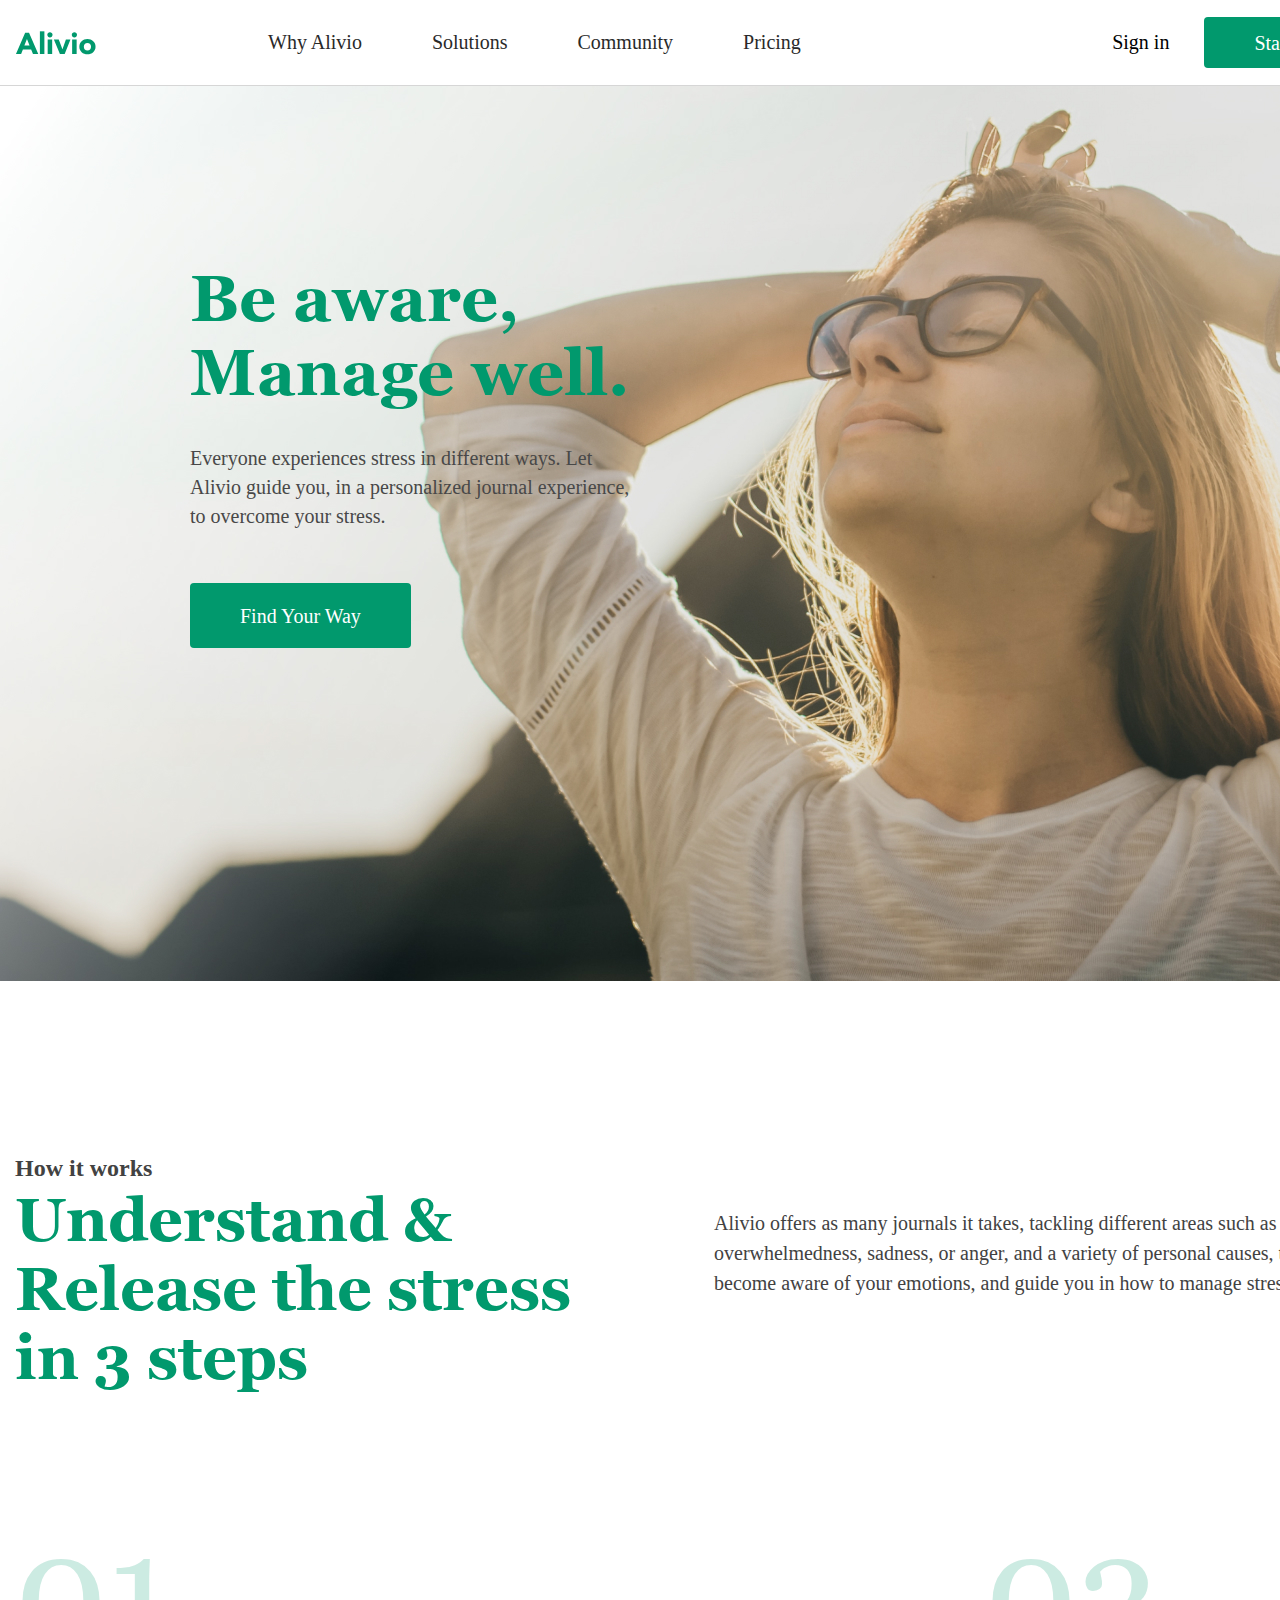
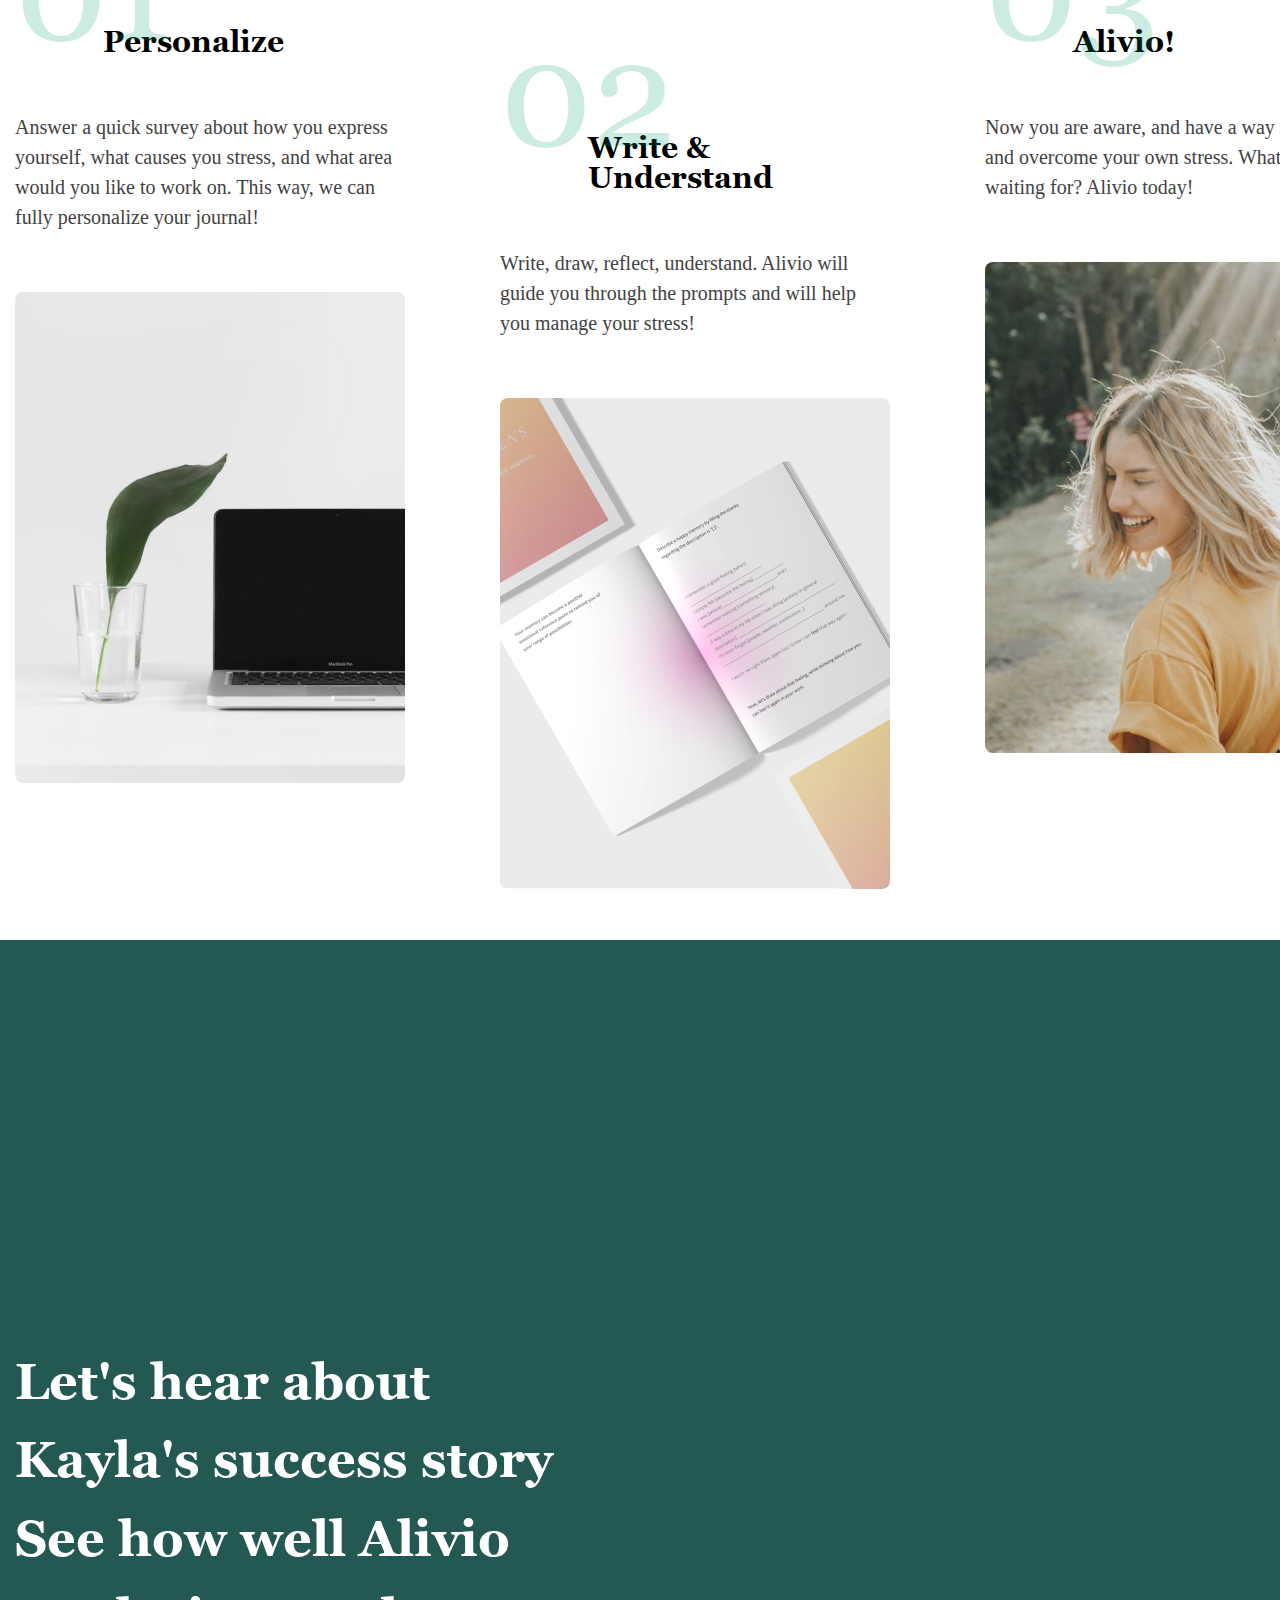
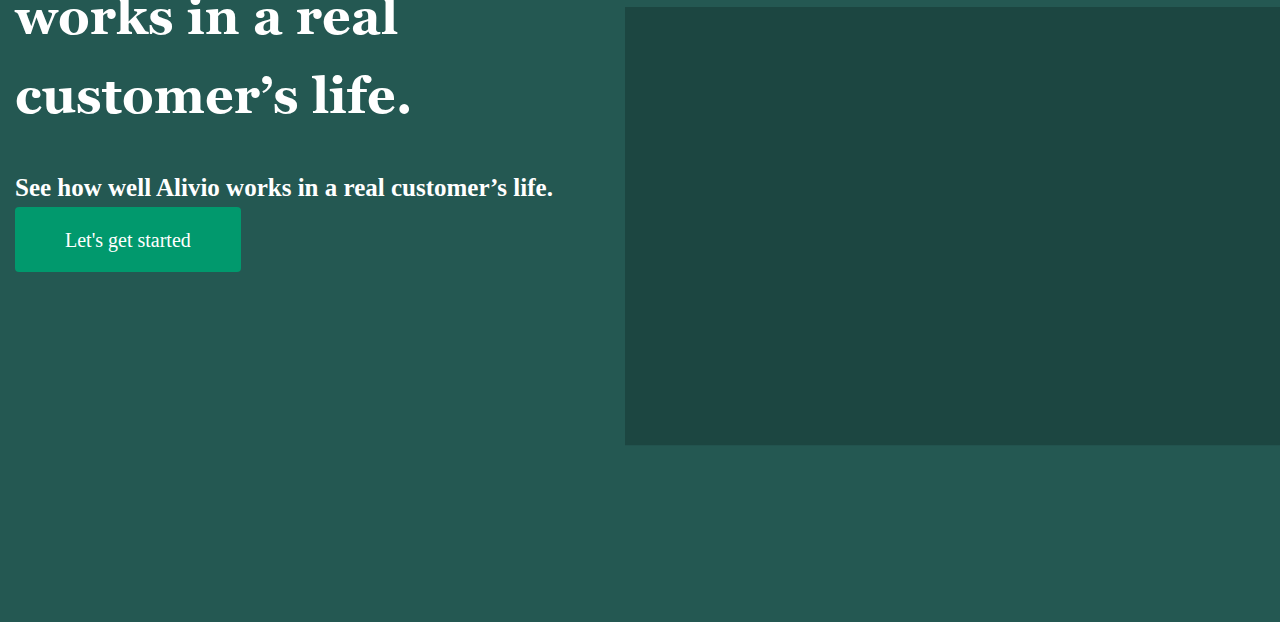
<file: Alivio/index.html>
<!DOCTYPE html>
<html lang="en">

<head>
    <meta charset="UTF-8">
    <meta http-equiv="X-UA-Compatible" content="IE=edge">
    <meta name="viewport" content="width=device-width, initial-scale=1.0">
    <title>Alivio Project</title>
    <!-- Reset file -->
    <link rel="stylesheet" href="./css/reset.css">
    <!-- Blocks -->
    <link rel="stylesheet" href="./css/base.css">
    <link rel="stylesheet" href="./css/blocks/header.css">
    <link rel="stylesheet" href="./css/blocks/home.css">
    <link rel="stylesheet" href="./css/blocks/btn.css">
    <link rel="stylesheet" href="./css/blocks/how-it-works.css">
    <link rel="stylesheet" href="./css/blocks/story.css">

    <!-- *Fonts* -->
    <link rel="stylesheet" href="./css/fonts/Georgia/stylesheet.css">
    <link rel="stylesheet" href="./css/fonts/Lato/stylesheet.css">
</head>

<body>
    <header class="header">
        <div class="container">
            <div class="header-row">
                <div class="header-logo"><img src="./img/Logo.svg" alt="Logo"></div>

                <div class="header-nav">
                    <ul>
                        <li><a href="#">Why Alivio</a></li>
                        <li><a href="#">Solutions</a></li>
                        <li><a href="#">Community</a></li>
                        <li><a href="#">Pricing</a></li>
                    </ul>
                </div>

                <div class="header-login">
                    <a href="#">Sign in</a>
                    <a href="#" class="btn">Start Trial</a>
                </div>
            </div>
        </div>
    </header>

    <main>
        <section class="home">
            <div class="container">
                <div class="home-content">
                    <h1 class="home-heading">Be aware, Manage well.</h1>
                    <p class="home-text">Everyone experiences stress in different ways.
                        Let Alivio guide you, in a personalized journal experience, to overcome your stress.</p>
                    <div class="home-btn">
                        <a href="#" class="btn btn-big">Find Your Way</a>
                    </div>
                </div>

            </div>

            <div class="home-bg-img">
                <img src="./img/home/BG.jpg" alt="Background cover">
            </div>

        </section>

        <section class="how-it-works">

            <div class="container">
                <div class="how-it-works-header">
                    <div class="how-it-works-header-head">
                        <h2 class="how-it-works-title">How it works</h2>
                        <h3 class="how-it-works-subtitle">Understand & Release the stress in 3 steps</h3>
                    </div>
                    <!-- TEXT -->
                    <div class="how-it-works-header-content">
                        <p>Alivio offers as many journals it takes, tackling different areas such as anxiety,
                            overwhelmedness, sadness, or anger, and a variety of personal causes, to help you become
                            aware
                            of your emotions, and guide you in how to manage stress.</p>
                    </div>
                </div>
                <!-- STEPS BLOCK -->
                <div class="how-it-works-steps">
                    <div class="step">
                        <h3 class="step-heading" data-number="01">Personalize</h3>
                        <div class="step-text">
                            <p> Answer a quick survey about how you express yourself, what causes you stress, and
                                what area would you like to work on. This way, we can fully personalize your journal!
                            </p>
                        </div>
                        <div class="step-img-wrapper"><img class="step-img" src="./img/steps/01.jpg" alt="Step Img">
                        </div>
                    </div>
                    <!--step //-->

                    <div class="step">
                        <h3 class="step-heading" data-number="02">Write & Understand</h3>
                        <div class="step-text">
                            <p> Write, draw, reflect, understand. Alivio will guide you through the prompts and will
                                help you manage your stress!
                            </p>
                        </div>
                        <div class="step-img-wrapper"><img class="step-img" src="./img/steps/02.jpg" alt="Step Img">
                        </div>
                    </div>

                    <div class="step">
                        <h3 class="step-heading" data-number="03">Alivio!</h3>
                        <div class="step-text">
                            <p> Now you are aware, and have a way to manage and overcome your own stress.
                                What are you waiting for? Alivio today!
                            </p>
                        </div>
                        <div class="step-img-wrapper"><img class="step-img" src="./img/steps/03.jpg" alt="Step Img">
                        </div>
                    </div>



                </div>

            </div>
        </section>

        <section class="story">
            <div class="container">
                
                <div class="story-row">
                    <div class="story-content">
                      
                        <div class="story-heading">Let's hear about Kayla's success story
                            See how well Alivio works in a real customer’s life.
                         </div>

                        <div class="story-text"> 
                            <p>See how well Alivio works in a real customer’s life.</p> 
                        </div>
                        
                        <div class="story-btn">
                            <a href="#" class="btn btn-big">Let's get started</a>
                        </div>
                    </div>
                    <div class="story-video">
                        <div class="story-video-wrapper">
                            <img src="./img/video-cover.png" alt="" class="story-video">
                        </div>
                    </div>
                </div>
   
            </div>
        </section>
    
    </main>
   
    <footer>

    </footer>
</body>

</html>
</file>
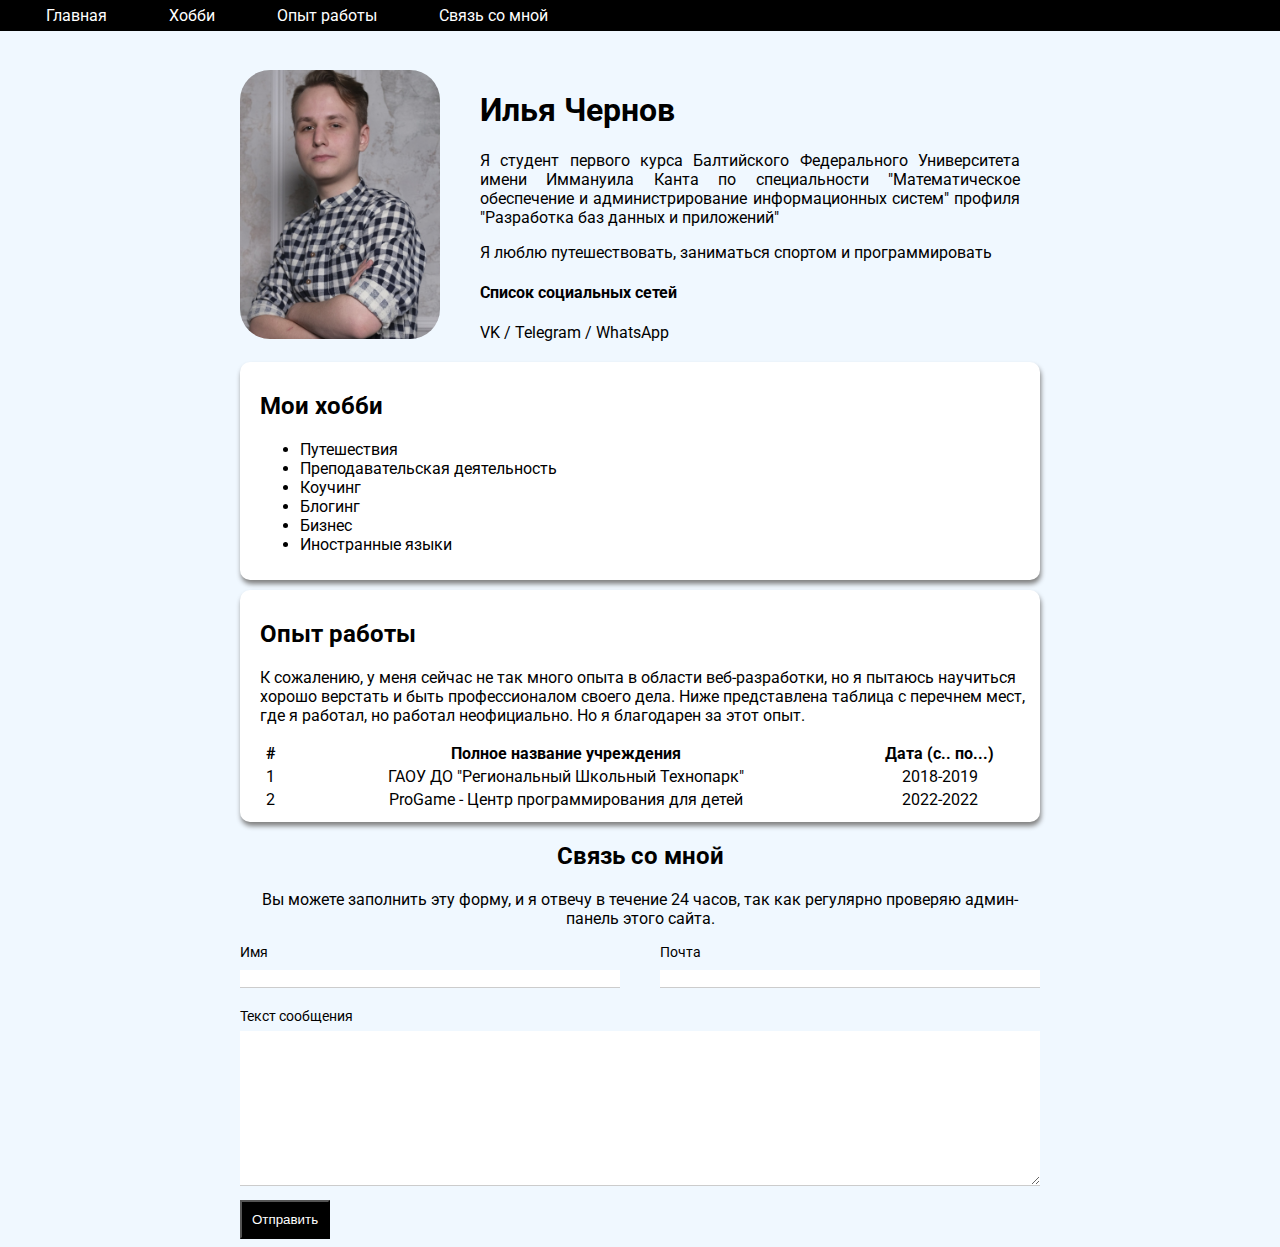
<file: my-project/index.html>
<!DOCTYPE html>
<html lang="en">
<head>
    <meta charset="UTF-8">
    <meta http-equiv="X-UA-Compatible" content="IE=edge">
    <meta name="viewport" content="width=device-width, initial-scale=1.0">
    <link rel="stylesheet" href="style.css">
    <title>CV</title>
</head>
<body>
        <nav class="navbar">
            <ul class="menu">
                <li><a href="#main">Главная</a></li>
                <li><a href="#hobby">Хобби</a></li>
                <li><a href="#work">Опыт работы</a></li>
                <li><a href="#contact">Связь со мной</a></li>
            </ul>
        </nav>

    <div class="container">
        <div id="main" class="info">
            <img src="img/avatar.png" alt="my photo" width="200" class="avatar">
                <div class="info-text">
                    <h1>Илья Чернов</h1>
                    <p  style="text-align: justify;">Я студент первого курса Балтийского Федерального Университета имени Иммануила Канта по специальности "Математическое
                        обеспечение и администрирование информационных систем" профиля "Разработка баз данных и приложений"</p>
                    </p>

                    <p>Я люблю путешествовать, заниматься спортом и программировать</p>

                    <h4>Список социальных сетей</h4>
                    <a href="#">VK</a> / <a href="#">Telegram</a> / <a href="#">WhatsApp</a>
                </div>
            </div>
        <div id="hobby" class="card hobby">
            <h2>Мои хобби</h1>
            <ul>
                <li>Путешествия</li>
                <li>Преподавательская деятельность</li>
                <li>Коучинг</li>
                <li>Блогинг</li>
                <li>Бизнес</li>
                <li>Иностранные языки</li>
            </ul>
        </div>

        <div id="work" class="card">
            <h2>Опыт работы</h1>
                <p>К сожалению, у меня сейчас не так много опыта в области веб-разработки, но я пытаюсь научиться хорошо верстать и быть профессионалом своего дела. Ниже представлена таблица с перечнем мест, где я работал, но работал неофициально. Но я благодарен за этот опыт. </p>
           <table class="table">
            <td><strong>#</strong></td>
            <td><strong>Полное название учреждения</strong></td>
            <td><strong>Дата (с.. по...)</strong></td>
            <tr>
                <td>1</td>
                <td>ГАОУ ДО "Региональный Школьный Технопарк"</td>
                <td>2018-2019</td>
            </tr>
            <tr>
                <td>2</td>
                <td>ProGame - Центр программирования для детей</td>
                <td>2022-2022
                </td>
            </tr>
           </table>
        </div>

        
           
            <form id="contact" action="#" class="form">
                <h2>Связь со мной</h2>
                <p style="text-align: center;">Вы можете заполнить эту форму, и я отвечу в течение 24 часов, так как регулярно проверяю админ-панель этого сайта. </p>
                <div class="form-row">
                <div class="form-item">
                    <label for="name">Имя</label>
                    <input type="text" id="name">
                </div>
                <div class="form-item">
                    <label for="email">Почта</label>
                    <input type="text" id="email">
                </div>
            </div>
                <div class="form-item">
                    <label for="message">Текст сообщения</label>
                    <textarea name="message" id="message" cols="40" rows="10"></textarea>
                </div>

                <button type="submit" class="btn">Отправить</button>
            </form>
     
</div>
</body>
</html>
</file>
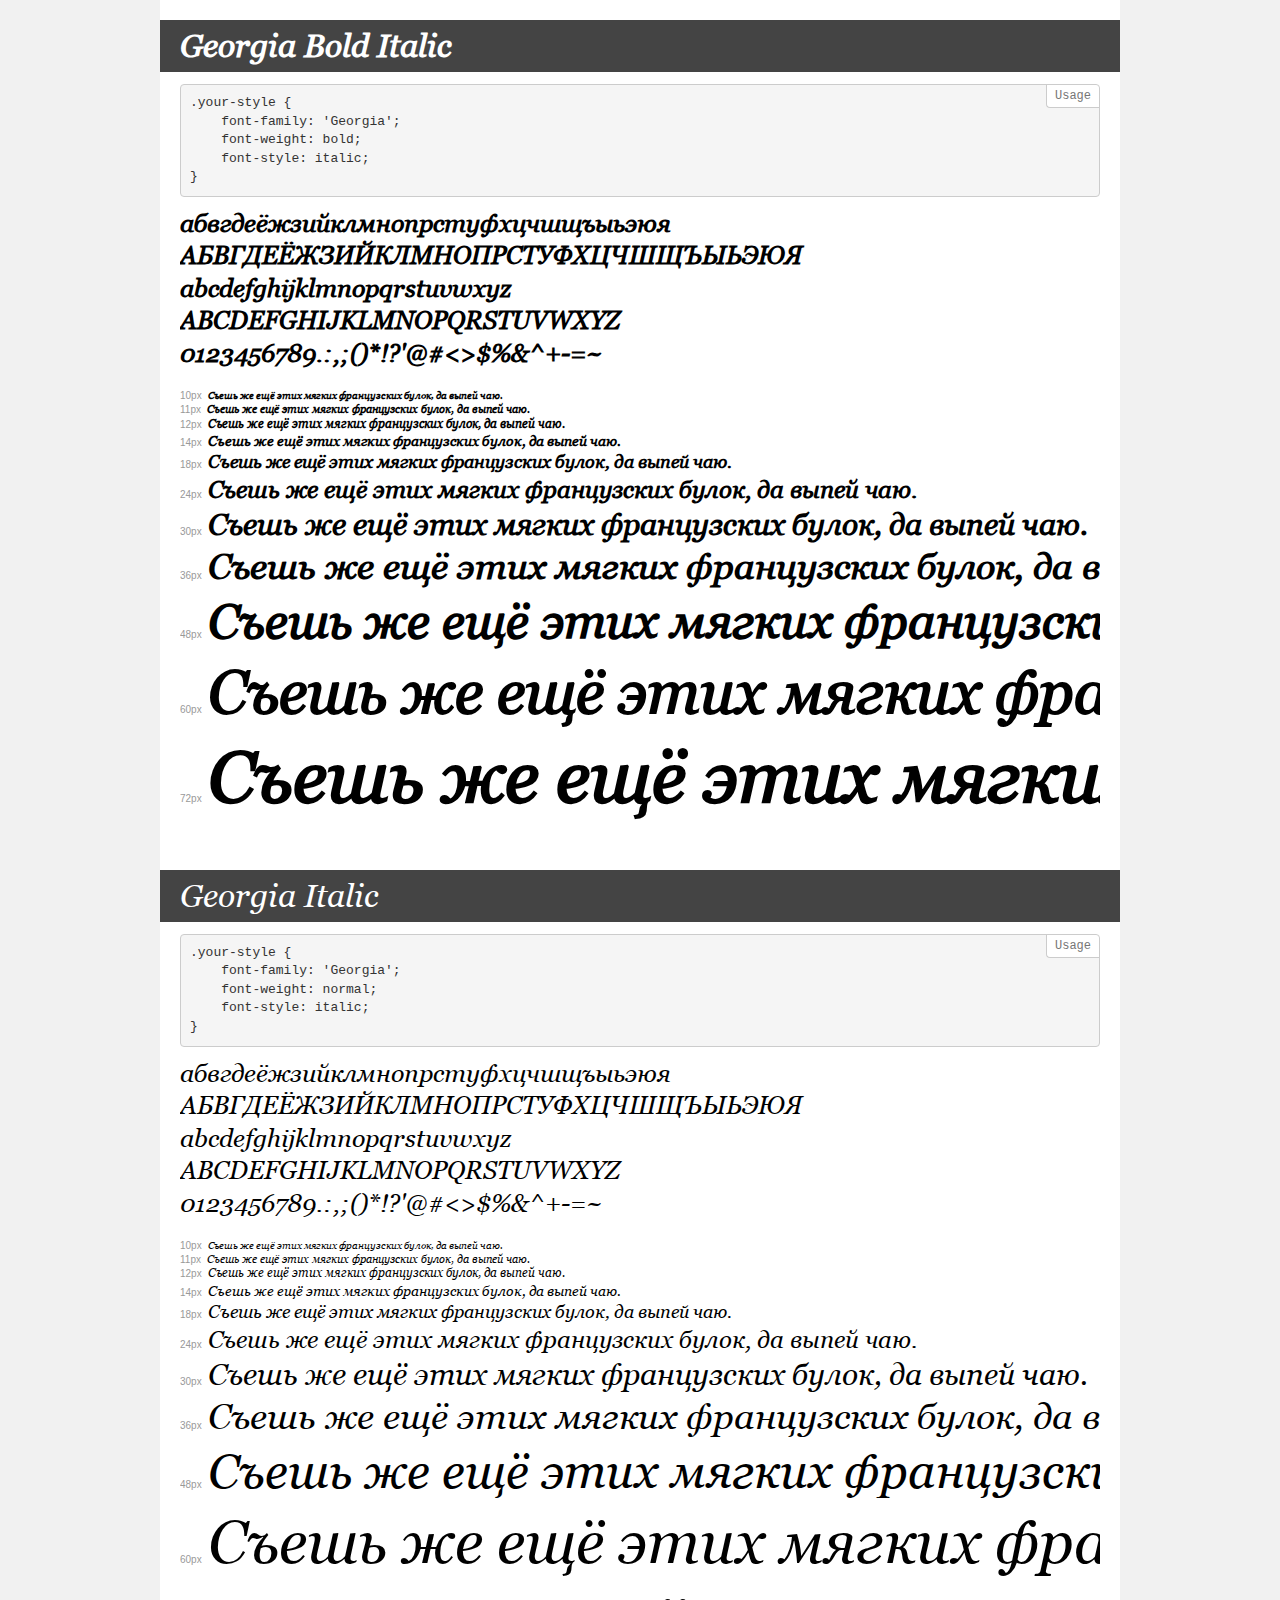
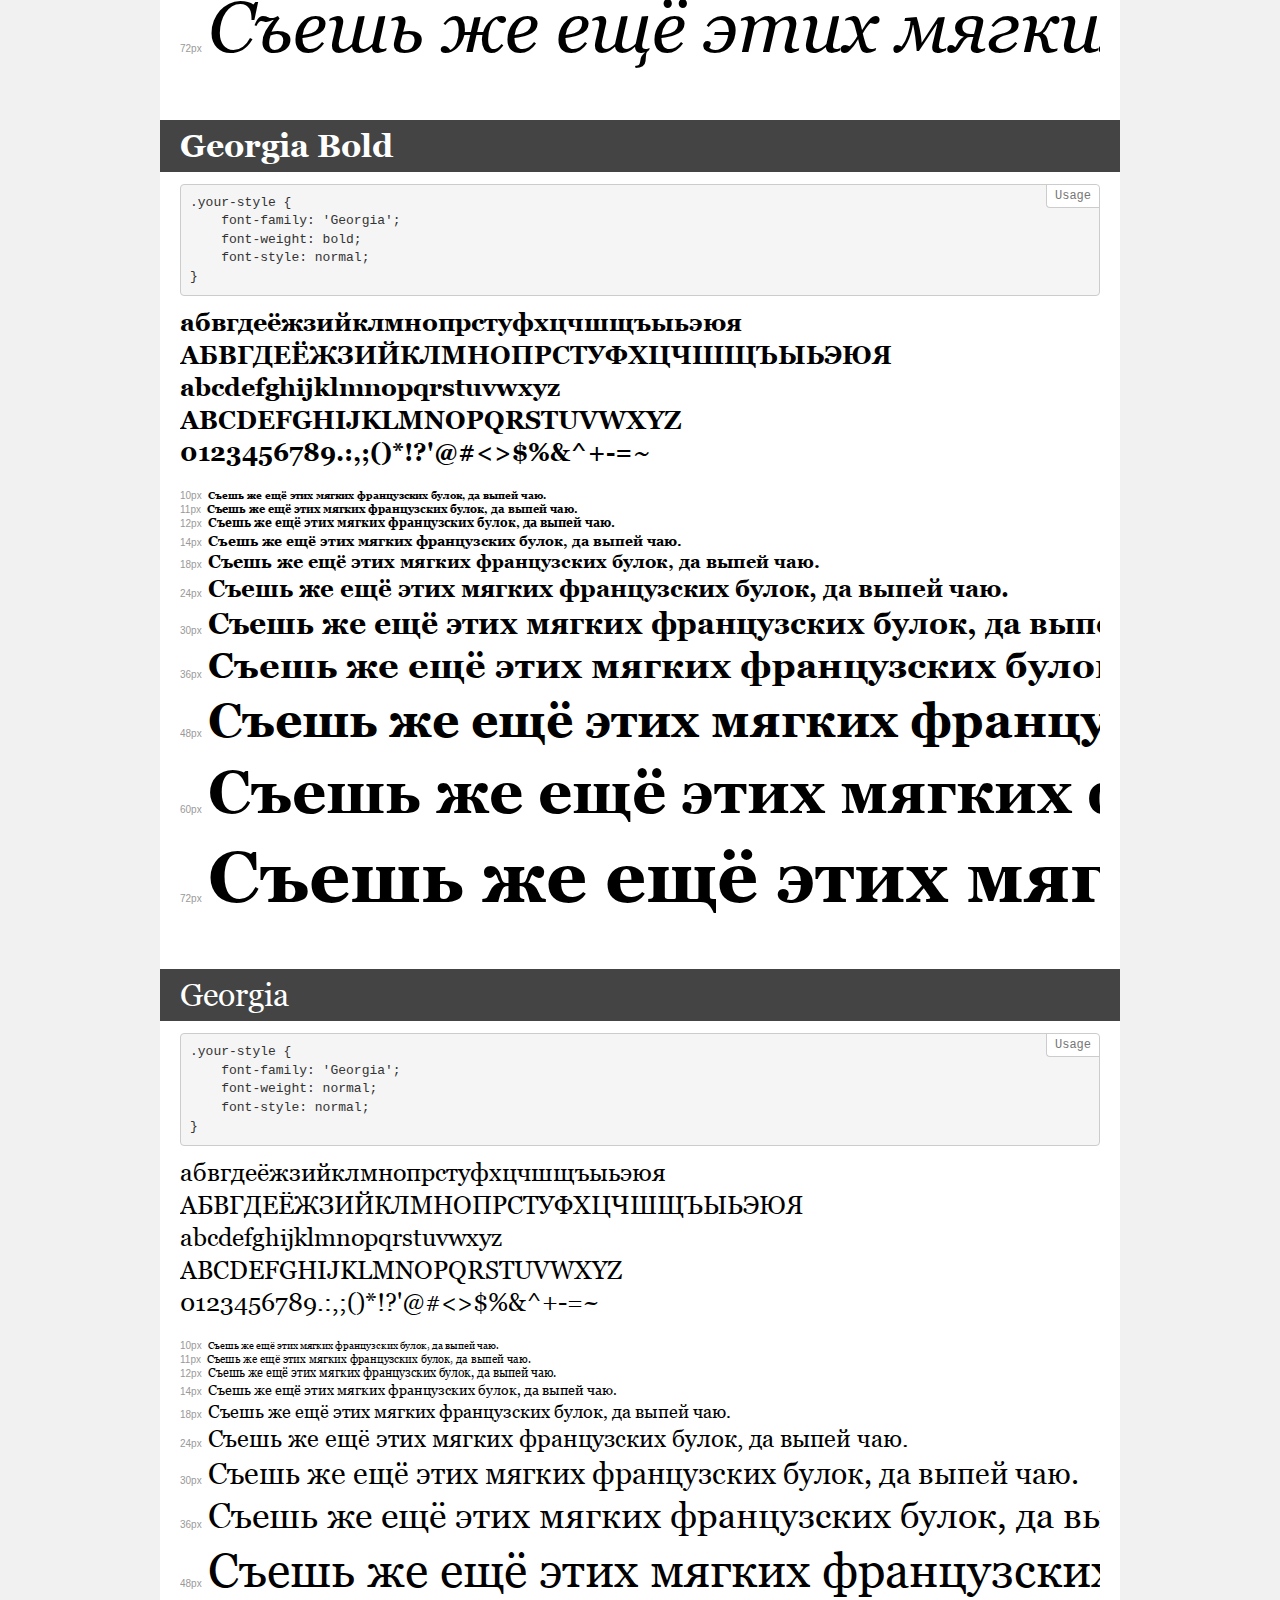
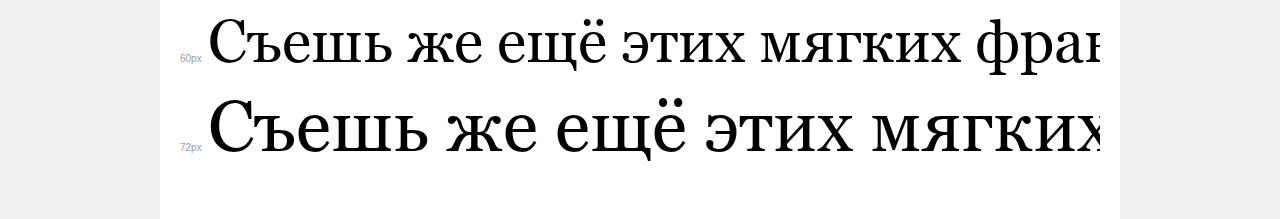
<file: Alivio/css/fonts/Georgia/demo.html>
<!DOCTYPE html>
<html>
<head>
	<meta charset="utf-8">
	<meta http-equiv="X-UA-Compatible" content="IE=edge">
	<meta name="viewport" content="width=device-width, initial-scale=1">
	<meta name="robots" content="noindex, noarchive">
	<title>Transfonter demo</title>
	<link href="stylesheet.css" rel="stylesheet">
	<style>
		/*
		http://meyerweb.com/eric/tools/css/reset/
		v2.0 | 20110126
		License: none (public domain)
		*/
		html, body, div, span, applet, object, iframe,
		h1, h2, h3, h4, h5, h6, p, blockquote, pre,
		a, abbr, acronym, address, big, cite, code,
		del, dfn, em, img, ins, kbd, q, s, samp,
		small, strike, strong, sub, sup, tt, var,
		b, u, i, center,
		dl, dt, dd, ol, ul, li,
		fieldset, form, label, legend,
		table, caption, tbody, tfoot, thead, tr, th, td,
		article, aside, canvas, details, embed,
		figure, figcaption, footer, header, hgroup,
		menu, nav, output, ruby, section, summary,
		time, mark, audio, video {
			margin: 0;
			padding: 0;
			border: 0;
			font-size: 100%;
			font: inherit;
			vertical-align: baseline;
		}
		/* HTML5 display-role reset for older browsers */
		article, aside, details, figcaption, figure,
		footer, header, hgroup, menu, nav, section {
			display: block;
		}
		body {
			line-height: 1;
		}
		ol, ul {
			list-style: none;
		}
		blockquote, q {
			quotes: none;
		}
		blockquote:before, blockquote:after,
		q:before, q:after {
			content: '';
			content: none;
		}
		table {
			border-collapse: collapse;
			border-spacing: 0;
		}
		/* common styles */
		body {
			background: #f1f1f1;
			color: #000;
		}
		.page {
			background: #fff;
			width: 920px;
			margin: 0 auto;
			padding: 20px 20px 0 20px;
			overflow: hidden;
		}
		.font-container {
			overflow-x: auto;
			overflow-y: hidden;
			margin-bottom: 40px;
			line-height: 1.3;
			white-space: nowrap;
			padding-bottom: 5px;
		}
		h1 {
			position: relative;
			background: #444;
			font-size: 32px;
			color: #fff;
			padding: 10px 20px;
			margin: 0 -20px 12px -20px;
		}
		.letters {
			font-size: 25px;
			margin-bottom: 20px;
		}
		.s10:before {
			content: '10px';
		}
		.s11:before {
			content: '11px';
		}
		.s12:before {
			content: '12px';
		}
		.s14:before {
			content: '14px';
		}
		.s18:before {
			content: '18px';
		}
		.s24:before {
			content: '24px';
		}
		.s30:before {
			content: '30px';
		}
		.s36:before {
			content: '36px';
		}
		.s48:before {
			content: '48px';
		}
		.s60:before {
			content: '60px';
		}
		.s72:before {
			content: '72px';
		}
		.s10:before, .s11:before, .s12:before, .s14:before,
		.s18:before, .s24:before, .s30:before, .s36:before,
		.s48:before, .s60:before, .s72:before {
			font-family: Arial, sans-serif;
			font-size: 10px;
			font-weight: normal;
			font-style: normal;
			color: #999;
			padding-right: 6px;
		}
		pre {
			display: block;
			position: relative;
			padding: 9px;
			margin: 0 0 10px;
			font-family: Monaco, Menlo, Consolas, "Courier New", monospace !important;
			font-size: 13px;
			line-height: 1.428571429;
			color: #333;
			font-weight: normal !important;
			font-style: normal !important;
			background-color: #f5f5f5;
			border: 1px solid #ccc;
			overflow-x: auto;
			border-radius: 4px;
		}
		pre:after {
			display: block;
			position: absolute;
			right: 0;
			top: 0;
			content: 'Usage';
			line-height: 1;
			padding: 5px 8px;
			font-size: 12px;
			color: #767676;
			background-color: #fff;
			border: 1px solid #ccc;
			border-right: none;
			border-top: none;
			border-radius: 0 4px 0 4px;
			z-index: 10;
		}
		/* responsive */
		@media (max-width: 959px) {
			.page {
				width: auto;
				margin: 0;
			}
		}
	</style>
</head>
<body>
<div class="page">
	<div class="demo" style="font-family: 'Georgia'; font-weight: bold; font-style: italic;">
		<h1>Georgia Bold Italic</h1>
		<pre>.your-style {
    font-family: 'Georgia';
    font-weight: bold;
    font-style: italic;
}</pre>
		<div class="font-container">
			<p class="letters">
				абвгдеёжзийклмнопрстуфхцчшщъыьэюя <br />
				АБВГДЕЁЖЗИЙКЛМНОПРСТУФХЦЧШЩЪЫЬЭЮЯ <br />
				abcdefghijklmnopqrstuvwxyz <br />
				ABCDEFGHIJKLMNOPQRSTUVWXYZ <br />				0123456789.:,;()*!?'@#<>$%&^+-=~
			</p>
			<p class="s10" style="font-size: 10px;">Съешь же ещё этих мягких французских булок, да выпей чаю.</p>
			<p class="s11" style="font-size: 11px;">Съешь же ещё этих мягких французских булок, да выпей чаю.</p>
			<p class="s12" style="font-size: 12px;">Съешь же ещё этих мягких французских булок, да выпей чаю.</p>
			<p class="s14" style="font-size: 14px;">Съешь же ещё этих мягких французских булок, да выпей чаю.</p>
			<p class="s18" style="font-size: 18px;">Съешь же ещё этих мягких французских булок, да выпей чаю.</p>
			<p class="s24" style="font-size: 24px;">Съешь же ещё этих мягких французских булок, да выпей чаю.</p>
			<p class="s30" style="font-size: 30px;">Съешь же ещё этих мягких французских булок, да выпей чаю.</p>
			<p class="s36" style="font-size: 36px;">Съешь же ещё этих мягких французских булок, да выпей чаю.</p>
			<p class="s48" style="font-size: 48px;">Съешь же ещё этих мягких французских булок, да выпей чаю.</p>
			<p class="s60" style="font-size: 60px;">Съешь же ещё этих мягких французских булок, да выпей чаю.</p>
			<p class="s72" style="font-size: 72px;">Съешь же ещё этих мягких французских булок, да выпей чаю.</p>
		</div>
	</div>
	<div class="demo" style="font-family: 'Georgia'; font-weight: normal; font-style: italic;">
		<h1>Georgia Italic</h1>
		<pre>.your-style {
    font-family: 'Georgia';
    font-weight: normal;
    font-style: italic;
}</pre>
		<div class="font-container">
			<p class="letters">
				абвгдеёжзийклмнопрстуфхцчшщъыьэюя <br />
				АБВГДЕЁЖЗИЙКЛМНОПРСТУФХЦЧШЩЪЫЬЭЮЯ <br />
				abcdefghijklmnopqrstuvwxyz <br />
				ABCDEFGHIJKLMNOPQRSTUVWXYZ <br />				0123456789.:,;()*!?'@#<>$%&^+-=~
			</p>
			<p class="s10" style="font-size: 10px;">Съешь же ещё этих мягких французских булок, да выпей чаю.</p>
			<p class="s11" style="font-size: 11px;">Съешь же ещё этих мягких французских булок, да выпей чаю.</p>
			<p class="s12" style="font-size: 12px;">Съешь же ещё этих мягких французских булок, да выпей чаю.</p>
			<p class="s14" style="font-size: 14px;">Съешь же ещё этих мягких французских булок, да выпей чаю.</p>
			<p class="s18" style="font-size: 18px;">Съешь же ещё этих мягких французских булок, да выпей чаю.</p>
			<p class="s24" style="font-size: 24px;">Съешь же ещё этих мягких французских булок, да выпей чаю.</p>
			<p class="s30" style="font-size: 30px;">Съешь же ещё этих мягких французских булок, да выпей чаю.</p>
			<p class="s36" style="font-size: 36px;">Съешь же ещё этих мягких французских булок, да выпей чаю.</p>
			<p class="s48" style="font-size: 48px;">Съешь же ещё этих мягких французских булок, да выпей чаю.</p>
			<p class="s60" style="font-size: 60px;">Съешь же ещё этих мягких французских булок, да выпей чаю.</p>
			<p class="s72" style="font-size: 72px;">Съешь же ещё этих мягких французских булок, да выпей чаю.</p>
		</div>
	</div>
	<div class="demo" style="font-family: 'Georgia'; font-weight: bold; font-style: normal;">
		<h1>Georgia Bold</h1>
		<pre>.your-style {
    font-family: 'Georgia';
    font-weight: bold;
    font-style: normal;
}</pre>
		<div class="font-container">
			<p class="letters">
				абвгдеёжзийклмнопрстуфхцчшщъыьэюя <br />
				АБВГДЕЁЖЗИЙКЛМНОПРСТУФХЦЧШЩЪЫЬЭЮЯ <br />
				abcdefghijklmnopqrstuvwxyz <br />
				ABCDEFGHIJKLMNOPQRSTUVWXYZ <br />				0123456789.:,;()*!?'@#<>$%&^+-=~
			</p>
			<p class="s10" style="font-size: 10px;">Съешь же ещё этих мягких французских булок, да выпей чаю.</p>
			<p class="s11" style="font-size: 11px;">Съешь же ещё этих мягких французских булок, да выпей чаю.</p>
			<p class="s12" style="font-size: 12px;">Съешь же ещё этих мягких французских булок, да выпей чаю.</p>
			<p class="s14" style="font-size: 14px;">Съешь же ещё этих мягких французских булок, да выпей чаю.</p>
			<p class="s18" style="font-size: 18px;">Съешь же ещё этих мягких французских булок, да выпей чаю.</p>
			<p class="s24" style="font-size: 24px;">Съешь же ещё этих мягких французских булок, да выпей чаю.</p>
			<p class="s30" style="font-size: 30px;">Съешь же ещё этих мягких французских булок, да выпей чаю.</p>
			<p class="s36" style="font-size: 36px;">Съешь же ещё этих мягких французских булок, да выпей чаю.</p>
			<p class="s48" style="font-size: 48px;">Съешь же ещё этих мягких французских булок, да выпей чаю.</p>
			<p class="s60" style="font-size: 60px;">Съешь же ещё этих мягких французских булок, да выпей чаю.</p>
			<p class="s72" style="font-size: 72px;">Съешь же ещё этих мягких французских булок, да выпей чаю.</p>
		</div>
	</div>
	<div class="demo" style="font-family: 'Georgia'; font-weight: normal; font-style: normal;">
		<h1>Georgia</h1>
		<pre>.your-style {
    font-family: 'Georgia';
    font-weight: normal;
    font-style: normal;
}</pre>
		<div class="font-container">
			<p class="letters">
				абвгдеёжзийклмнопрстуфхцчшщъыьэюя <br />
				АБВГДЕЁЖЗИЙКЛМНОПРСТУФХЦЧШЩЪЫЬЭЮЯ <br />
				abcdefghijklmnopqrstuvwxyz <br />
				ABCDEFGHIJKLMNOPQRSTUVWXYZ <br />				0123456789.:,;()*!?'@#<>$%&^+-=~
			</p>
			<p class="s10" style="font-size: 10px;">Съешь же ещё этих мягких французских булок, да выпей чаю.</p>
			<p class="s11" style="font-size: 11px;">Съешь же ещё этих мягких французских булок, да выпей чаю.</p>
			<p class="s12" style="font-size: 12px;">Съешь же ещё этих мягких французских булок, да выпей чаю.</p>
			<p class="s14" style="font-size: 14px;">Съешь же ещё этих мягких французских булок, да выпей чаю.</p>
			<p class="s18" style="font-size: 18px;">Съешь же ещё этих мягких французских булок, да выпей чаю.</p>
			<p class="s24" style="font-size: 24px;">Съешь же ещё этих мягких французских булок, да выпей чаю.</p>
			<p class="s30" style="font-size: 30px;">Съешь же ещё этих мягких французских булок, да выпей чаю.</p>
			<p class="s36" style="font-size: 36px;">Съешь же ещё этих мягких французских булок, да выпей чаю.</p>
			<p class="s48" style="font-size: 48px;">Съешь же ещё этих мягких французских булок, да выпей чаю.</p>
			<p class="s60" style="font-size: 60px;">Съешь же ещё этих мягких французских булок, да выпей чаю.</p>
			<p class="s72" style="font-size: 72px;">Съешь же ещё этих мягких французских булок, да выпей чаю.</p>
		</div>
	</div>
</div>
</body>
</html>
</file>
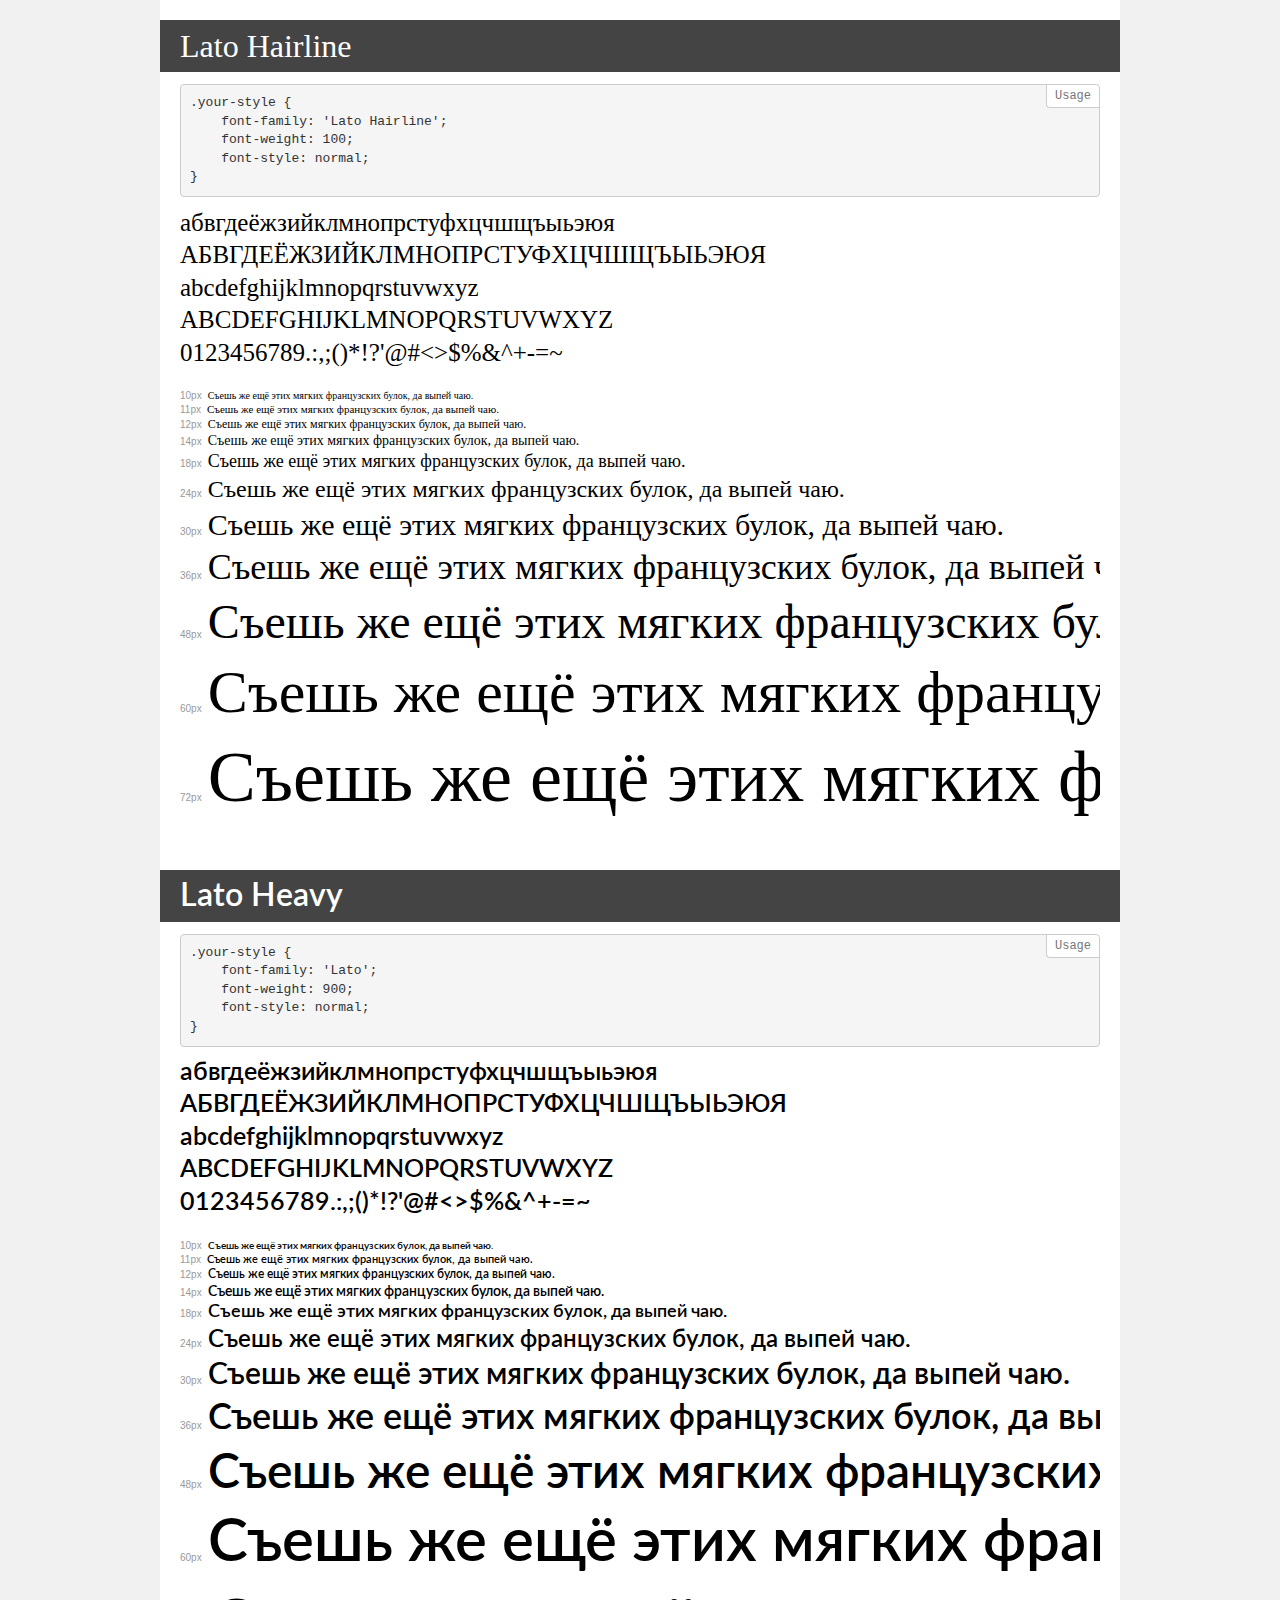
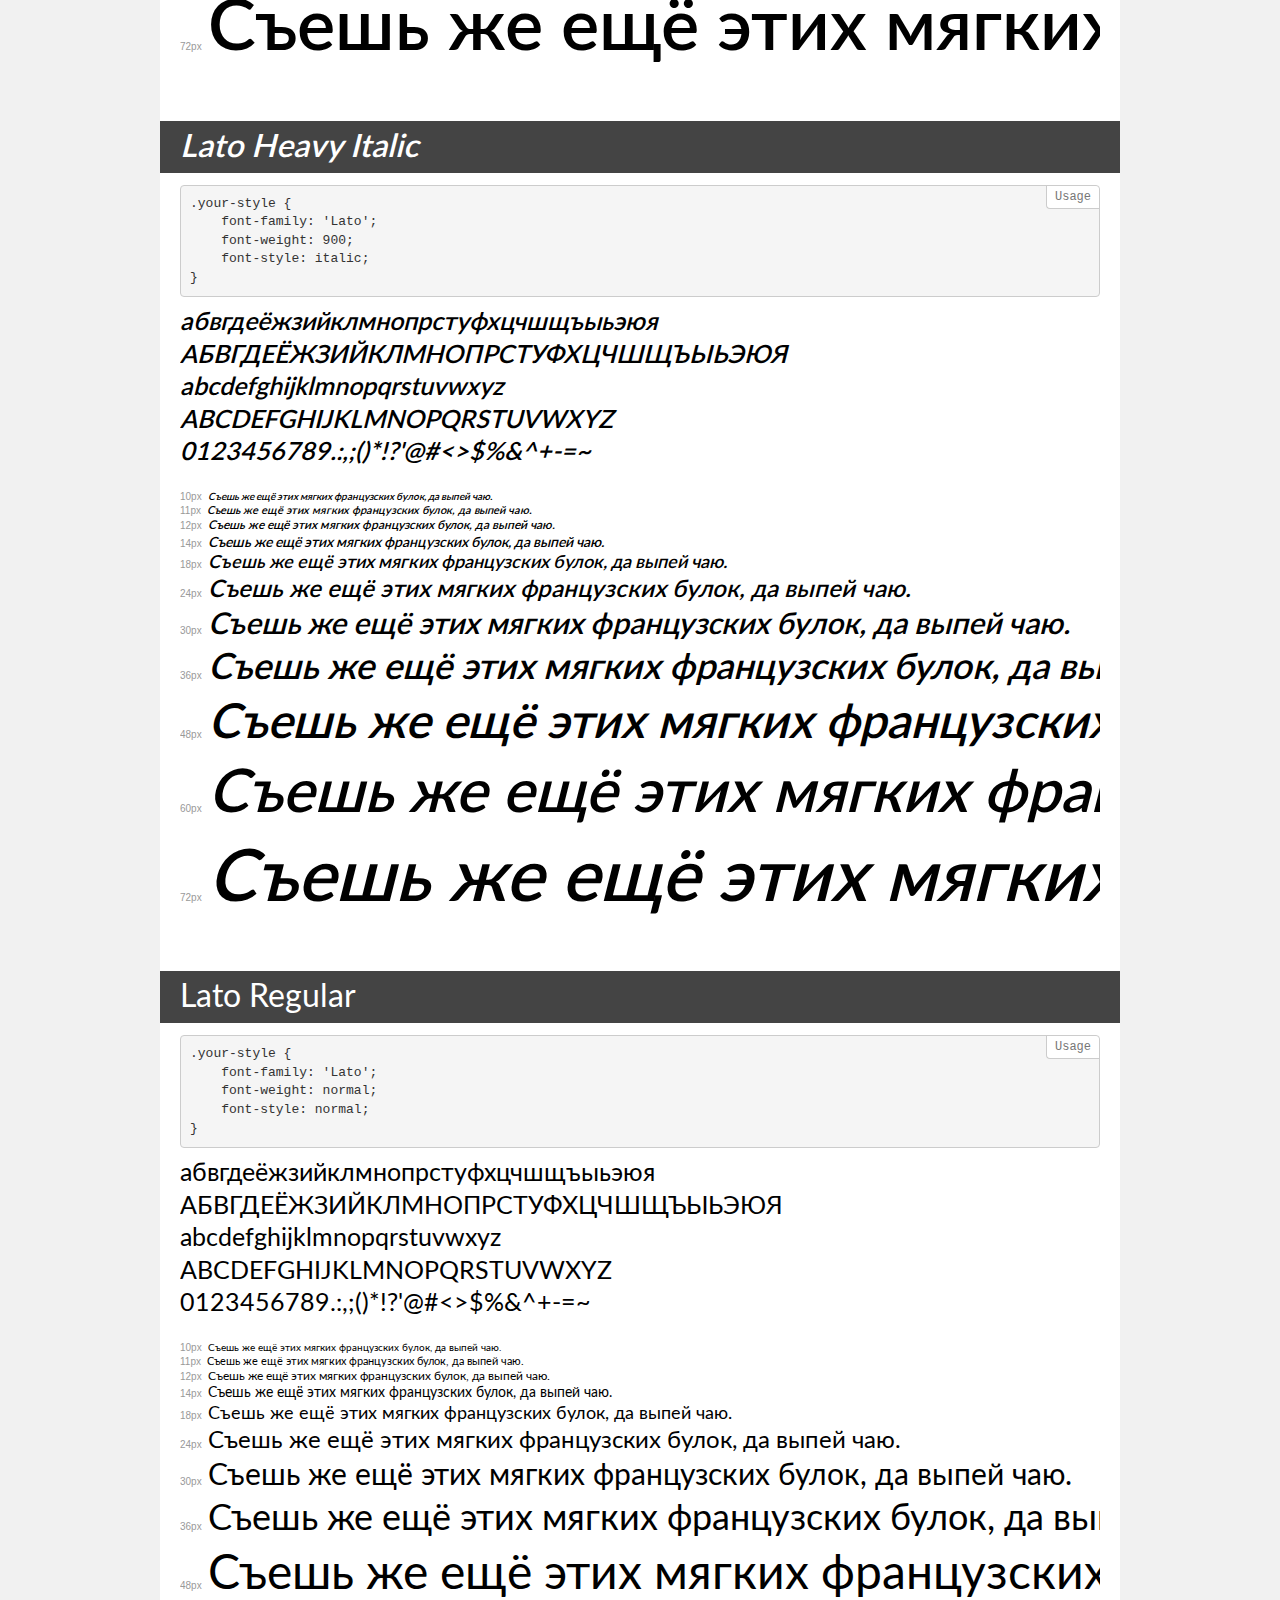
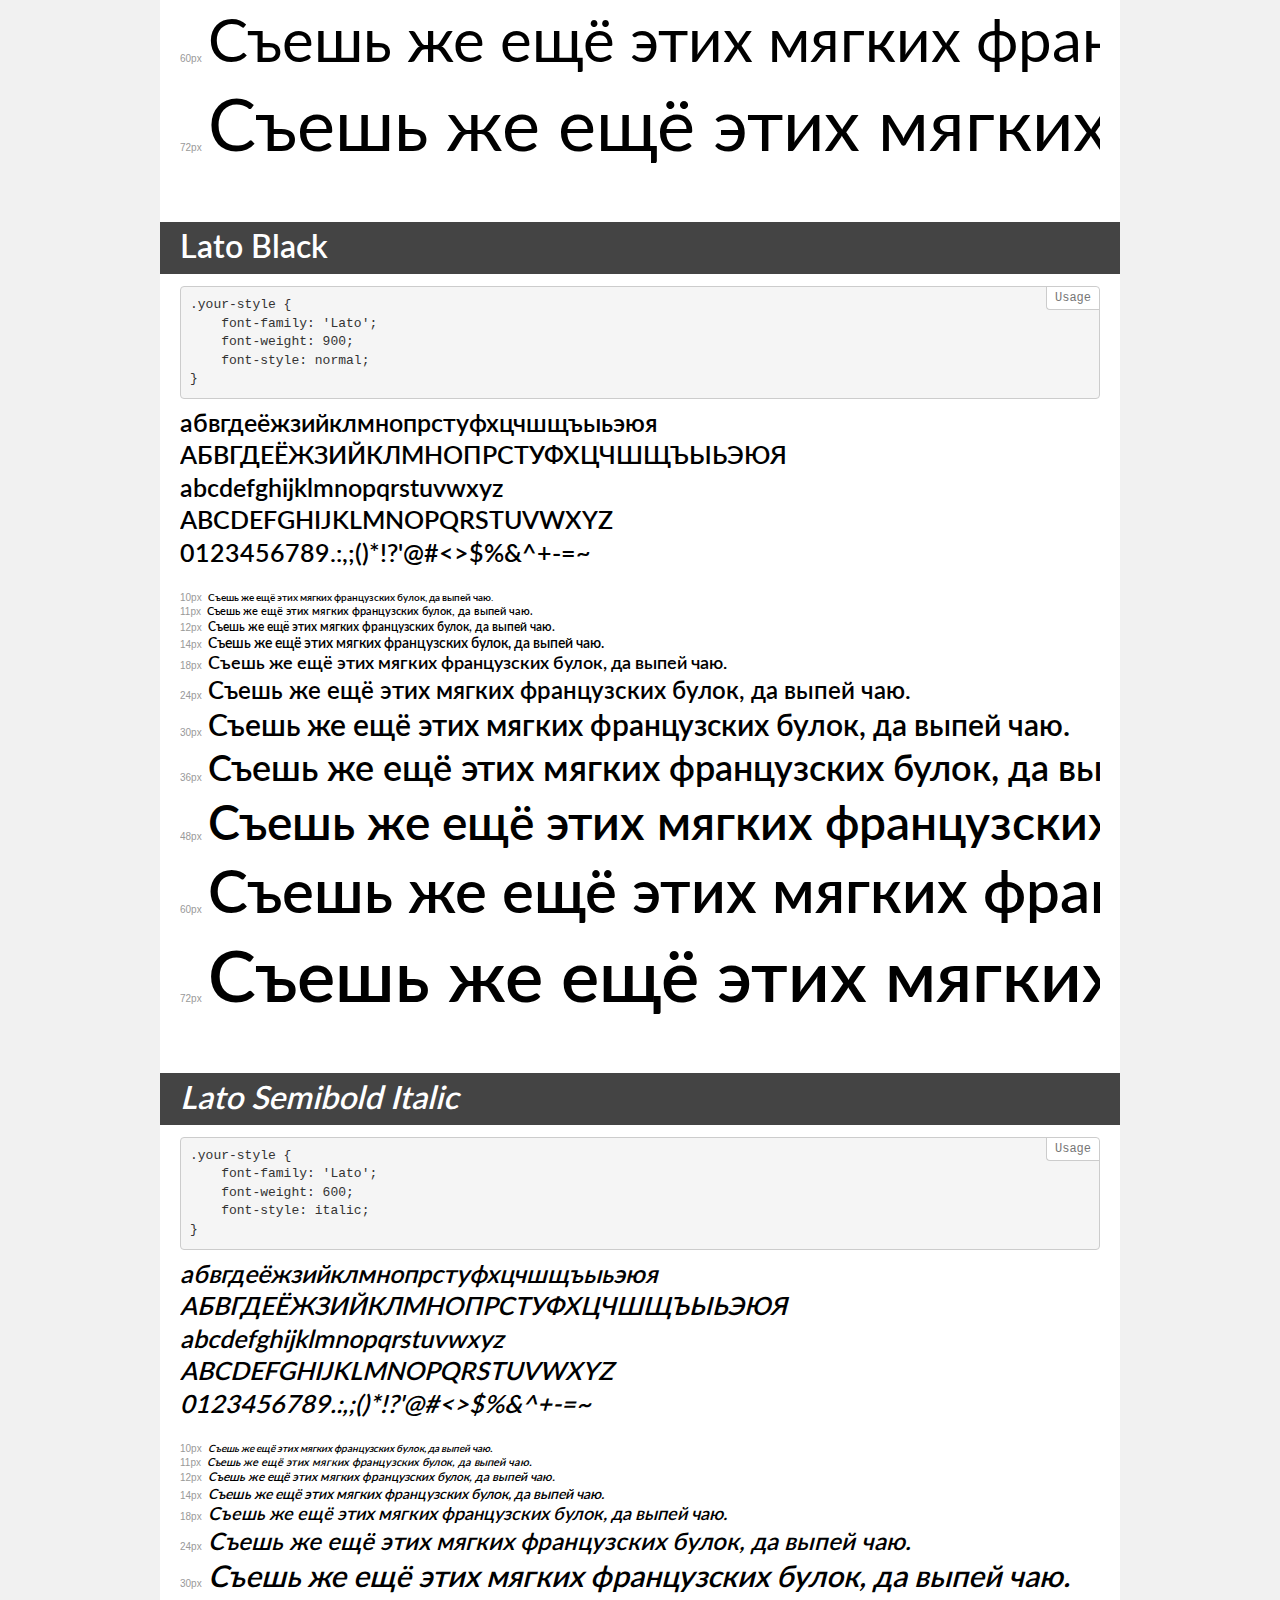
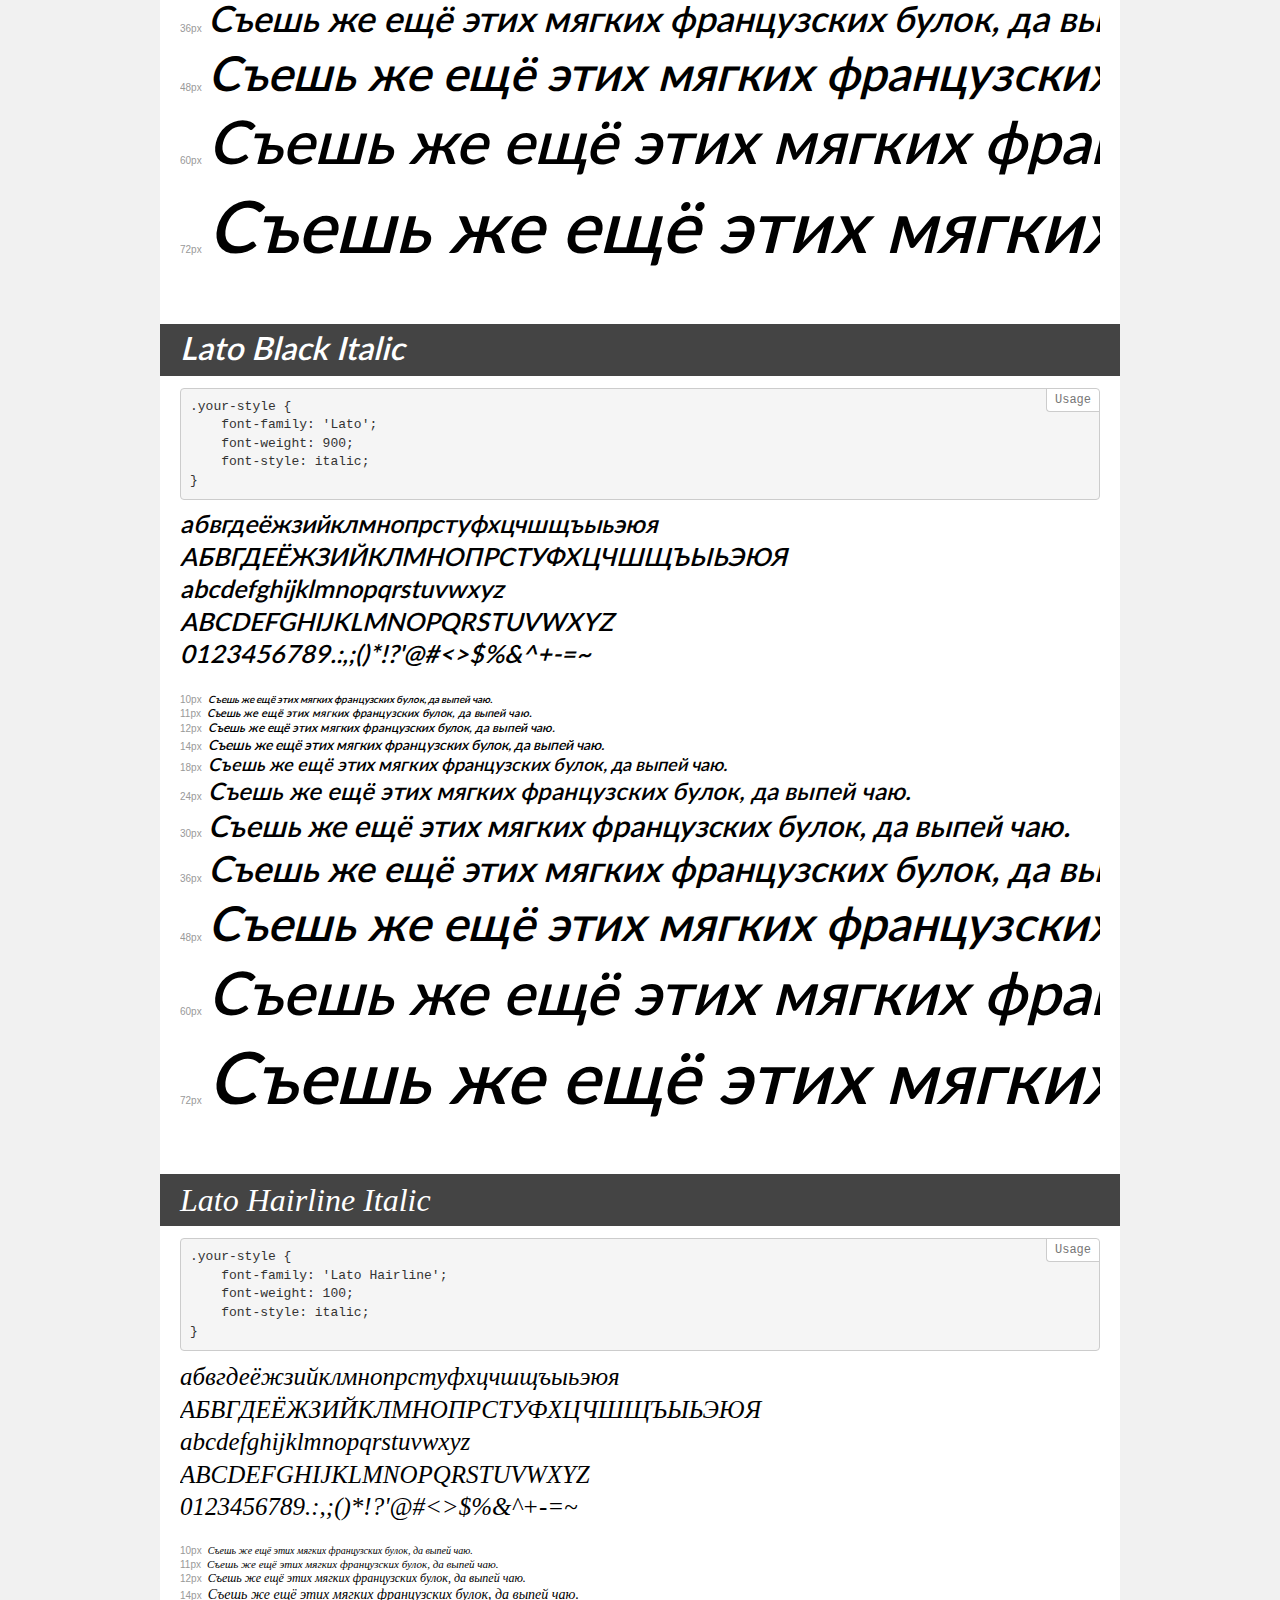
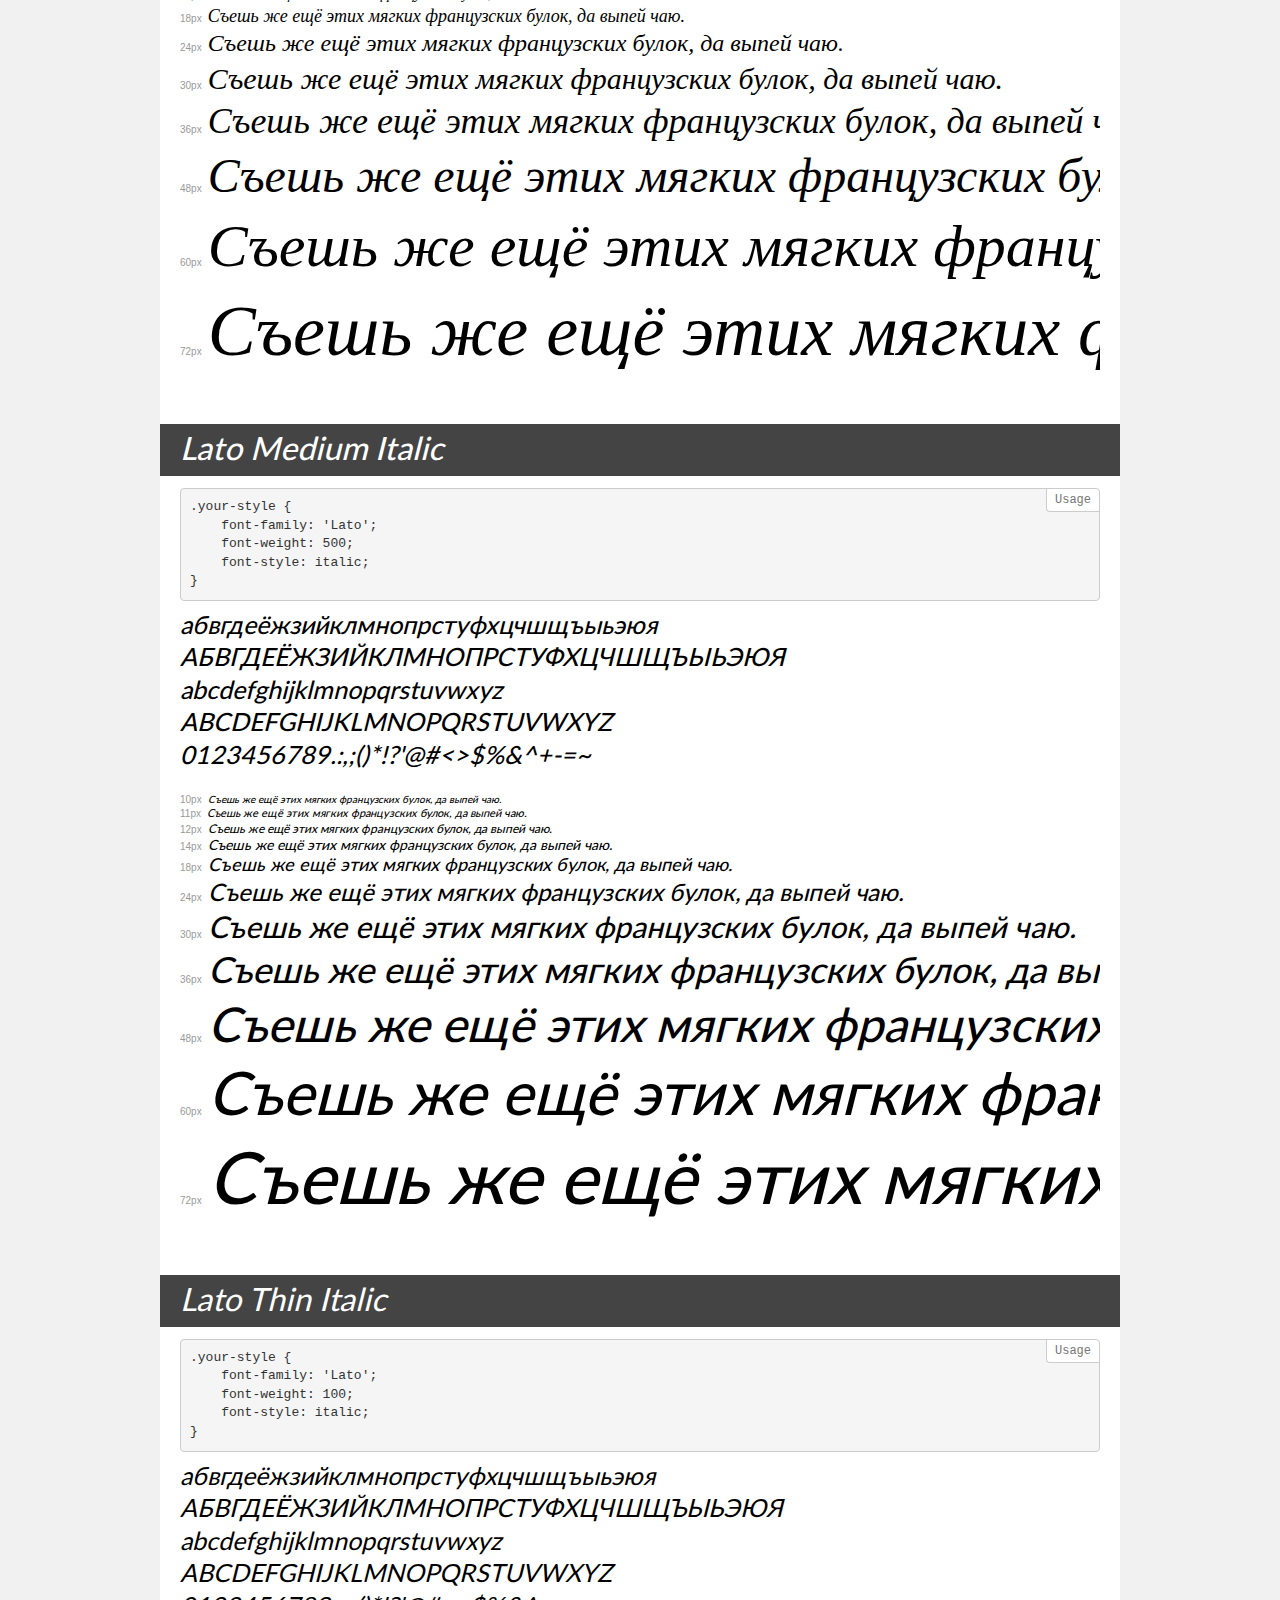
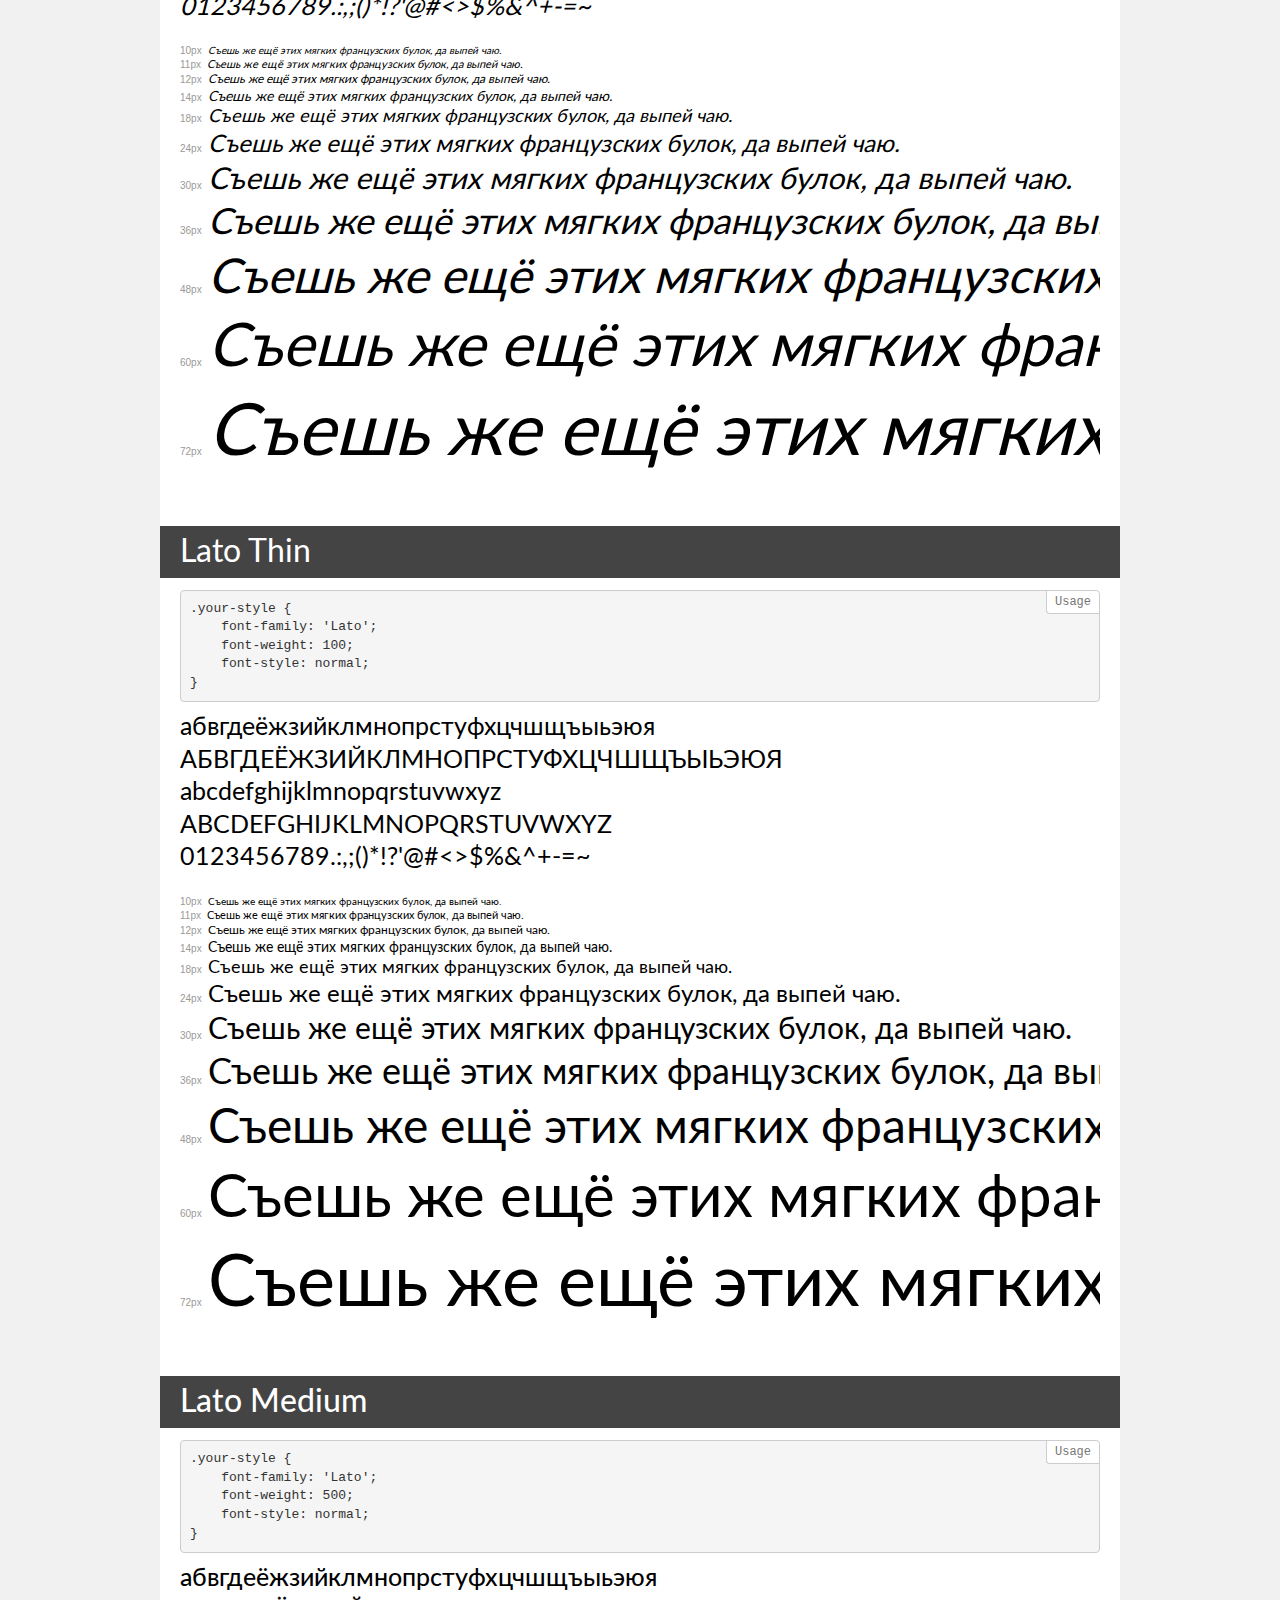
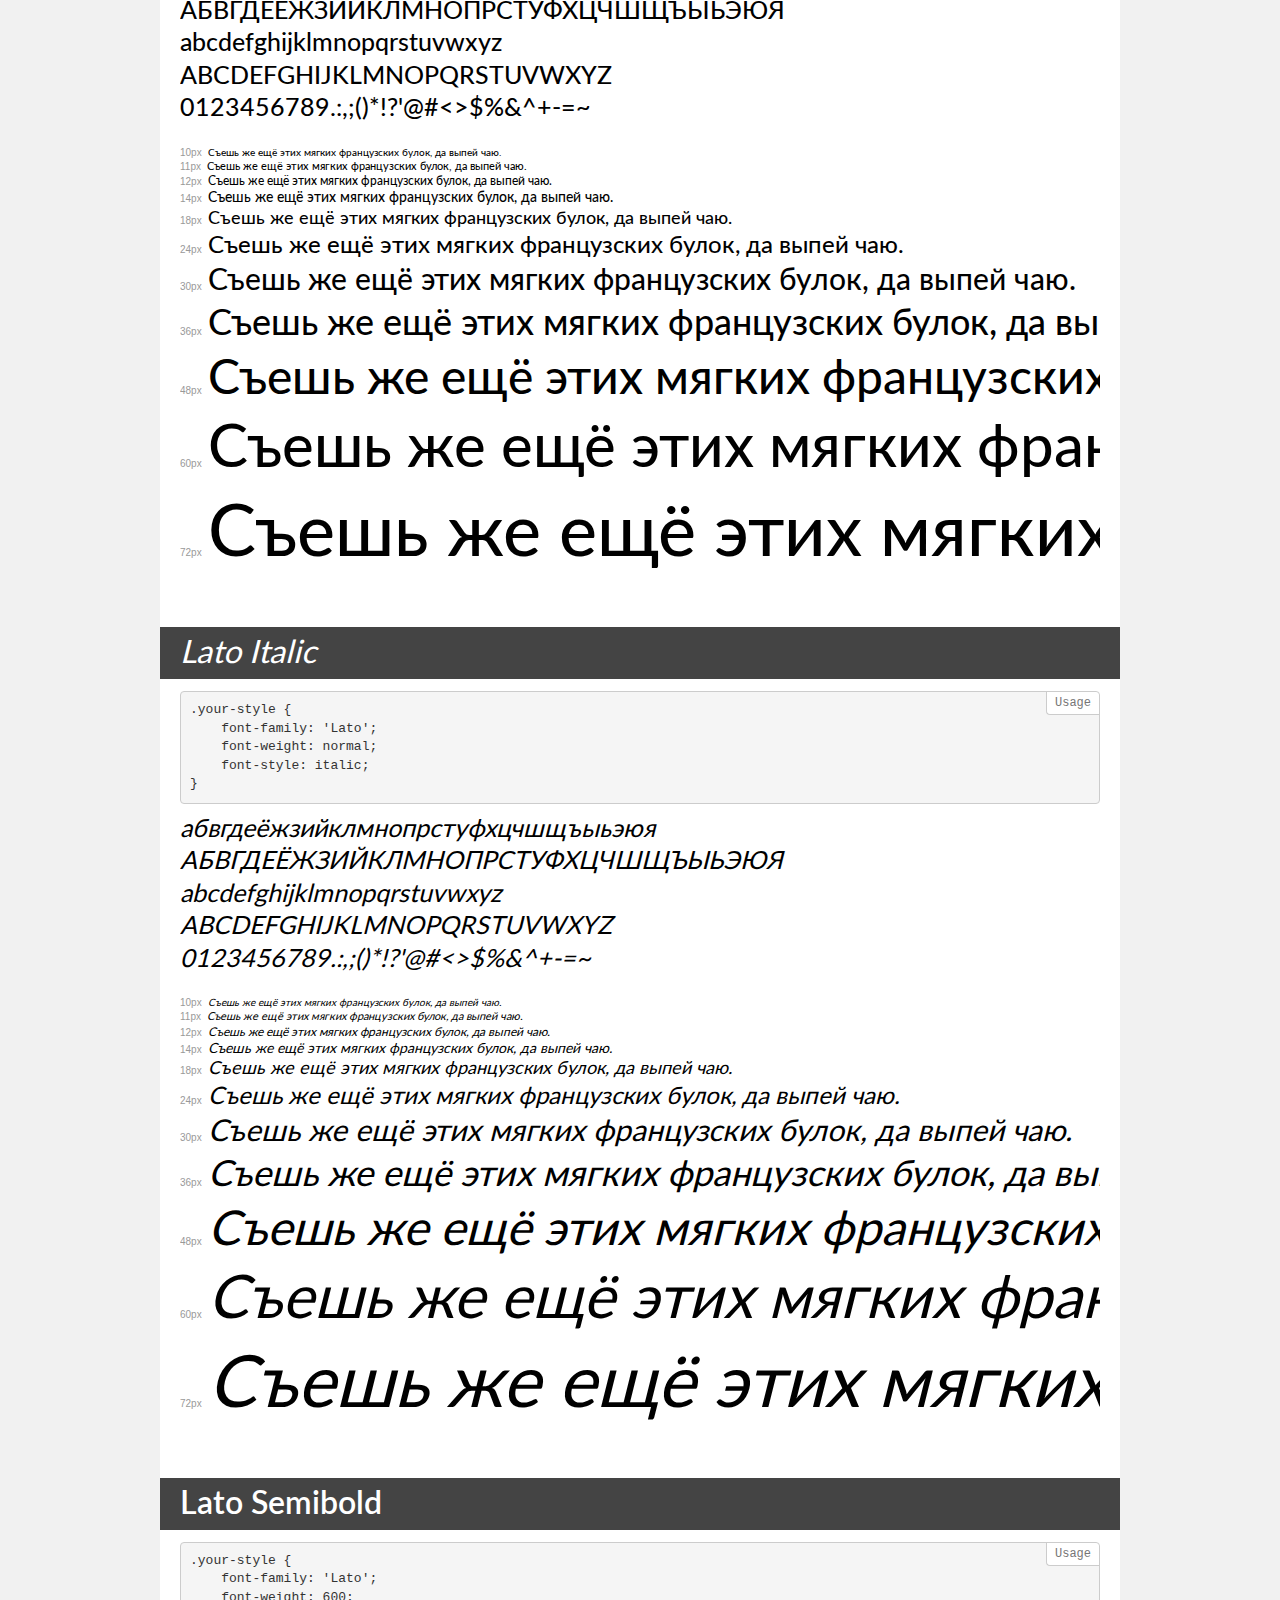
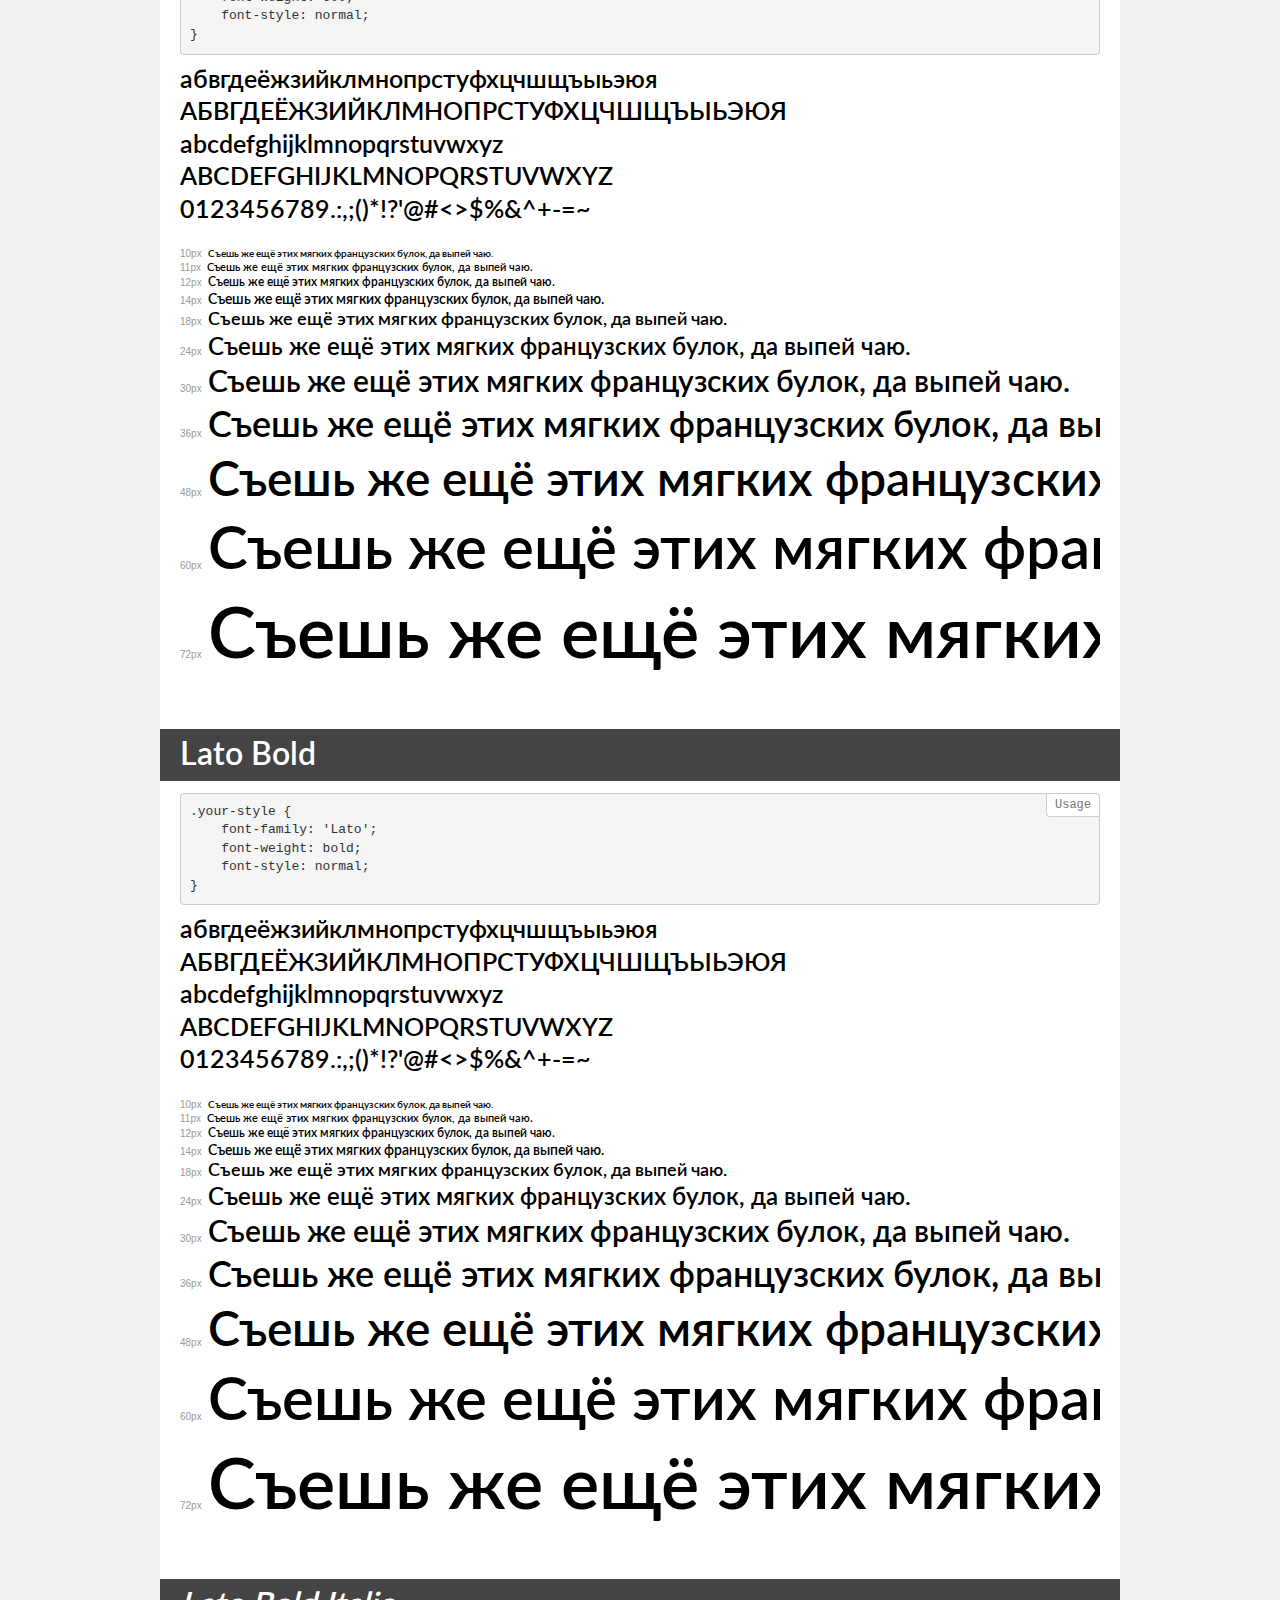
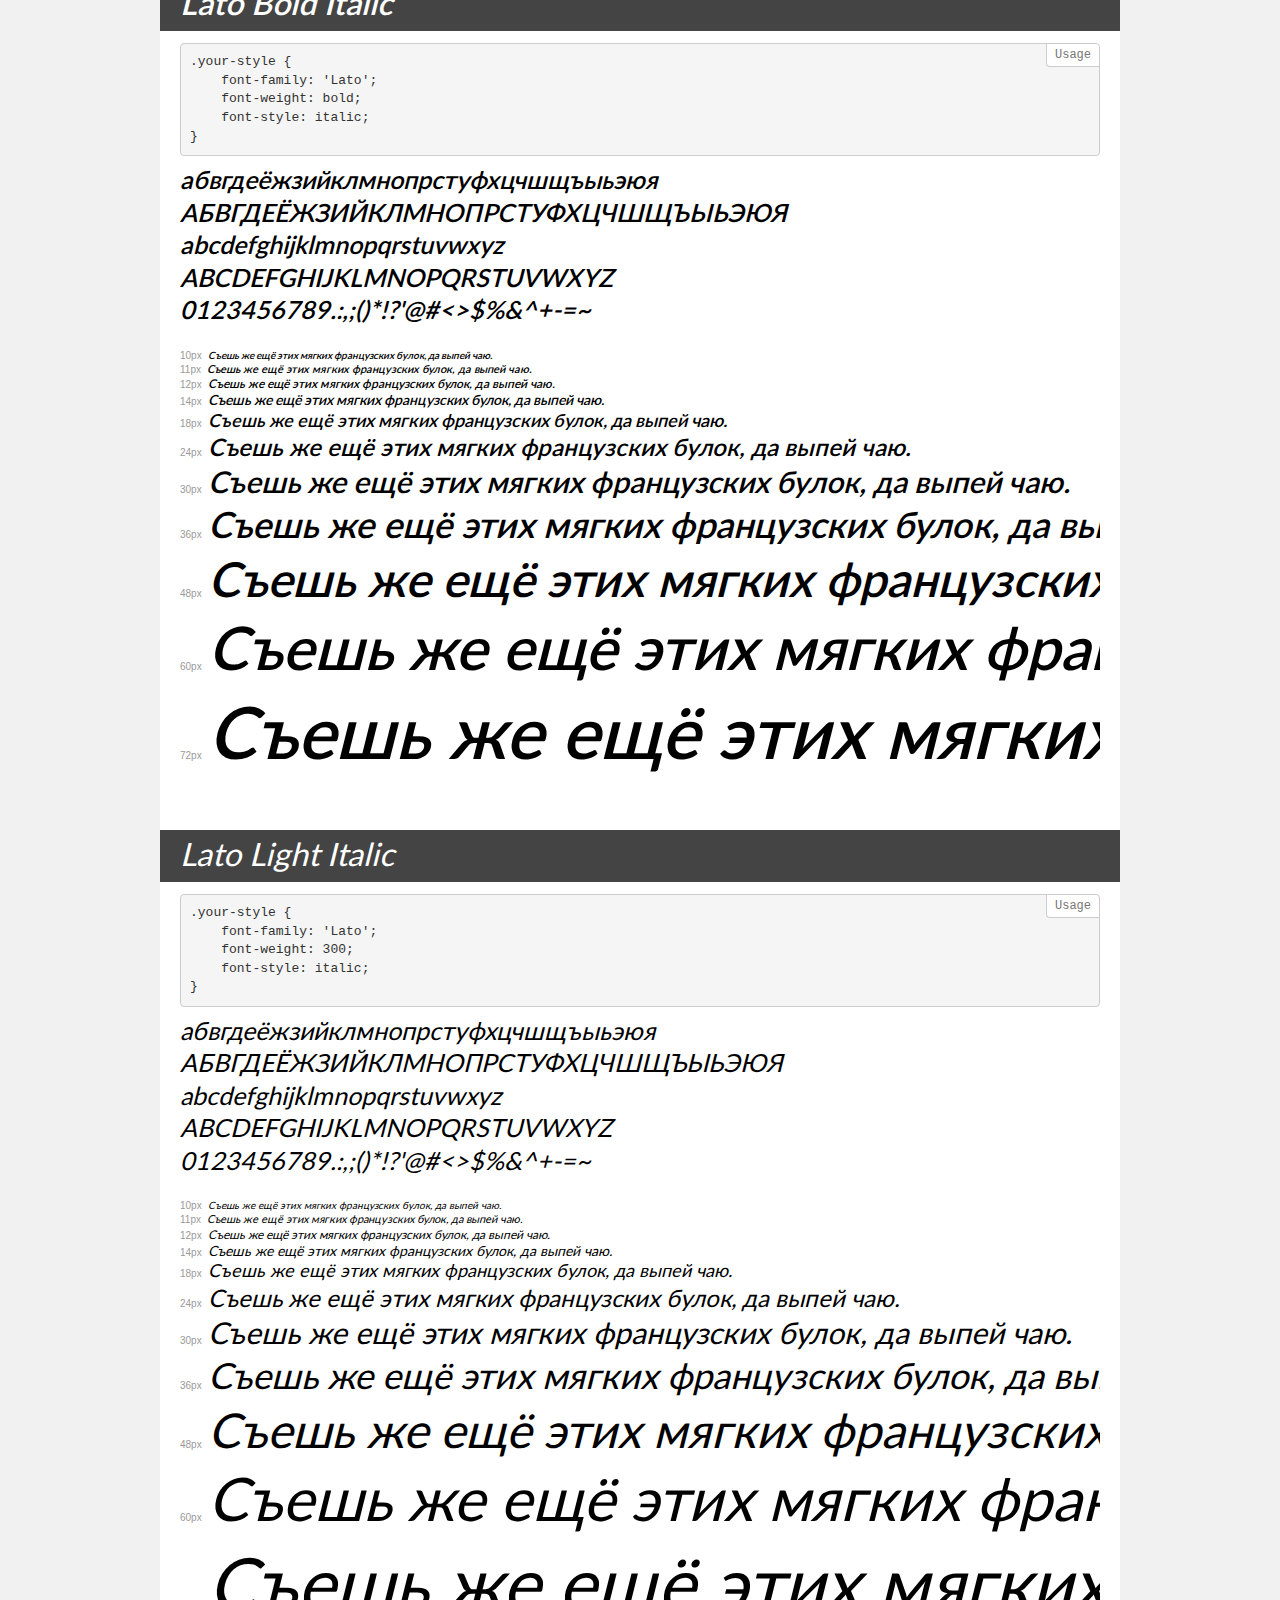
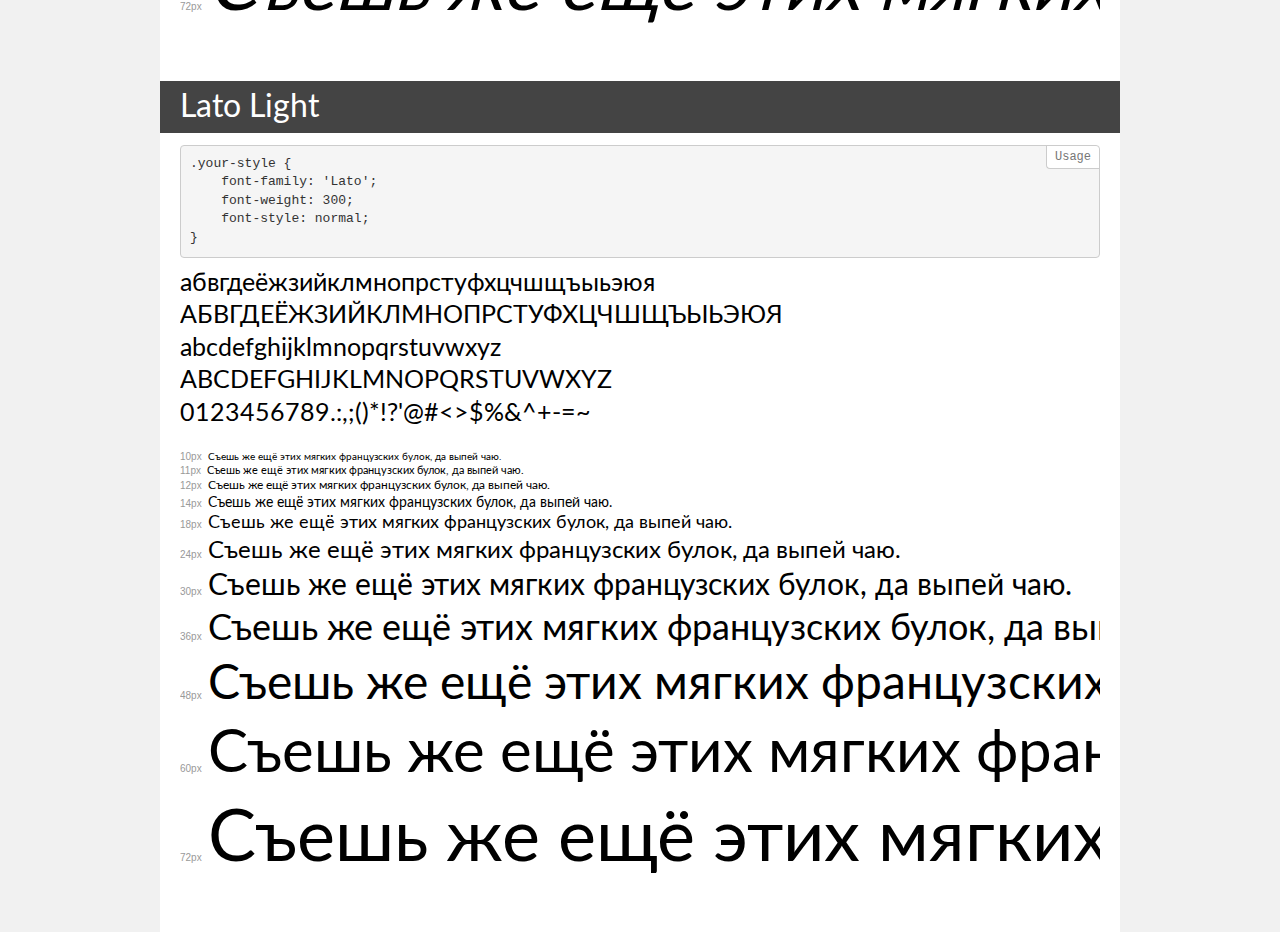
<file: Alivio/css/fonts/Lato/demo.html>
<!DOCTYPE html>
<html>
<head>
    <meta charset="utf-8">
    <meta http-equiv="X-UA-Compatible" content="IE=edge">
    <meta name="viewport" content="width=device-width, initial-scale=1">
    <meta name="robots" content="noindex, noarchive">
    <title>Transfonter demo</title>
    <link href="stylesheet.css" rel="stylesheet">
    <style>
        /*
        http://meyerweb.com/eric/tools/css/reset/
        v2.0 | 20110126
        License: none (public domain)
        */
        html, body, div, span, applet, object, iframe,
        h1, h2, h3, h4, h5, h6, p, blockquote, pre,
        a, abbr, acronym, address, big, cite, code,
        del, dfn, em, img, ins, kbd, q, s, samp,
        small, strike, strong, sub, sup, tt, var,
        b, u, i, center,
        dl, dt, dd, ol, ul, li,
        fieldset, form, label, legend,
        table, caption, tbody, tfoot, thead, tr, th, td,
        article, aside, canvas, details, embed,
        figure, figcaption, footer, header, hgroup,
        menu, nav, output, ruby, section, summary,
        time, mark, audio, video {
            margin: 0;
            padding: 0;
            border: 0;
            font-size: 100%;
            font: inherit;
            vertical-align: baseline;
        }
        /* HTML5 display-role reset for older browsers */
        article, aside, details, figcaption, figure,
        footer, header, hgroup, menu, nav, section {
            display: block;
        }
        body {
            line-height: 1;
        }
        ol, ul {
            list-style: none;
        }
        blockquote, q {
            quotes: none;
        }
        blockquote:before, blockquote:after,
        q:before, q:after {
            content: '';
            content: none;
        }
        table {
            border-collapse: collapse;
            border-spacing: 0;
        }
        /* common styles */
        body {
            background: #f1f1f1;
            color: #000;
        }
        .page {
            background: #fff;
            width: 920px;
            margin: 0 auto;
            padding: 20px 20px 0 20px;
            overflow: hidden;
        }
        .font-container {
            overflow-x: auto;
            overflow-y: hidden;
            margin-bottom: 40px;
            line-height: 1.3;
            white-space: nowrap;
            padding-bottom: 5px;
        }
        h1 {
            position: relative;
            background: #444;
            font-size: 32px;
            color: #fff;
            padding: 10px 20px;
            margin: 0 -20px 12px -20px;
        }
        .letters {
            font-size: 25px;
            margin-bottom: 20px;
        }
        .s10:before {
            content: '10px';
        }
        .s11:before {
            content: '11px';
        }
        .s12:before {
            content: '12px';
        }
        .s14:before {
            content: '14px';
        }
        .s18:before {
            content: '18px';
        }
        .s24:before {
            content: '24px';
        }
        .s30:before {
            content: '30px';
        }
        .s36:before {
            content: '36px';
        }
        .s48:before {
            content: '48px';
        }
        .s60:before {
            content: '60px';
        }
        .s72:before {
            content: '72px';
        }
        .s10:before, .s11:before, .s12:before, .s14:before,
        .s18:before, .s24:before, .s30:before, .s36:before,
        .s48:before, .s60:before, .s72:before {
            font-family: Arial, sans-serif;
            font-size: 10px;
            font-weight: normal;
            font-style: normal;
            color: #999;
            padding-right: 6px;
        }
        pre {
            display: block;
            position: relative;
            padding: 9px;
            margin: 0 0 10px;
            font-family: Monaco, Menlo, Consolas, "Courier New", monospace !important;
            font-size: 13px;
            line-height: 1.428571429;
            color: #333;
            font-weight: normal !important;
            font-style: normal !important;
            background-color: #f5f5f5;
            border: 1px solid #ccc;
            overflow-x: auto;
            border-radius: 4px;
        }
        pre:after {
            display: block;
            position: absolute;
            right: 0;
            top: 0;
            content: 'Usage';
            line-height: 1;
            padding: 5px 8px;
            font-size: 12px;
            color: #767676;
            background-color: #fff;
            border: 1px solid #ccc;
            border-right: none;
            border-top: none;
            border-radius: 0 4px 0 4px;
            z-index: 10;
        }
        /* responsive */
        @media (max-width: 959px) {
            .page {
                width: auto;
                margin: 0;
            }
        }
    </style>
</head>
<body>
<div class="page">
    <div class="demo" style="font-family: 'Lato Hairline'; font-weight: 100; font-style: normal;">
        <h1>Lato Hairline</h1>
        <pre>.your-style {
    font-family: 'Lato Hairline';
    font-weight: 100;
    font-style: normal;
}</pre>
        <div class="font-container">
            <p class="letters">
                абвгдеёжзийклмнопрстуфхцчшщъыьэюя<br>
АБВГДЕЁЖЗИЙКЛМНОПРСТУФХЦЧШЩЪЫЬЭЮЯ<br>
abcdefghijklmnopqrstuvwxyz<br>
ABCDEFGHIJKLMNOPQRSTUVWXYZ<br>
                0123456789.:,;()*!?'@#<>$%&^+-=~
            </p>
            <p class="s10" style="font-size: 10px;">Съешь же ещё этих мягких французских булок, да выпей чаю.</p>
            <p class="s11" style="font-size: 11px;">Съешь же ещё этих мягких французских булок, да выпей чаю.</p>
            <p class="s12" style="font-size: 12px;">Съешь же ещё этих мягких французских булок, да выпей чаю.</p>
            <p class="s14" style="font-size: 14px;">Съешь же ещё этих мягких французских булок, да выпей чаю.</p>
            <p class="s18" style="font-size: 18px;">Съешь же ещё этих мягких французских булок, да выпей чаю.</p>
            <p class="s24" style="font-size: 24px;">Съешь же ещё этих мягких французских булок, да выпей чаю.</p>
            <p class="s30" style="font-size: 30px;">Съешь же ещё этих мягких французских булок, да выпей чаю.</p>
            <p class="s36" style="font-size: 36px;">Съешь же ещё этих мягких французских булок, да выпей чаю.</p>
            <p class="s48" style="font-size: 48px;">Съешь же ещё этих мягких французских булок, да выпей чаю.</p>
            <p class="s60" style="font-size: 60px;">Съешь же ещё этих мягких французских булок, да выпей чаю.</p>
            <p class="s72" style="font-size: 72px;">Съешь же ещё этих мягких французских булок, да выпей чаю.</p>
        </div>
    </div>
    <div class="demo" style="font-family: 'Lato'; font-weight: 900; font-style: normal;">
        <h1>Lato Heavy</h1>
        <pre>.your-style {
    font-family: 'Lato';
    font-weight: 900;
    font-style: normal;
}</pre>
        <div class="font-container">
            <p class="letters">
                абвгдеёжзийклмнопрстуфхцчшщъыьэюя<br>
АБВГДЕЁЖЗИЙКЛМНОПРСТУФХЦЧШЩЪЫЬЭЮЯ<br>
abcdefghijklmnopqrstuvwxyz<br>
ABCDEFGHIJKLMNOPQRSTUVWXYZ<br>
                0123456789.:,;()*!?'@#<>$%&^+-=~
            </p>
            <p class="s10" style="font-size: 10px;">Съешь же ещё этих мягких французских булок, да выпей чаю.</p>
            <p class="s11" style="font-size: 11px;">Съешь же ещё этих мягких французских булок, да выпей чаю.</p>
            <p class="s12" style="font-size: 12px;">Съешь же ещё этих мягких французских булок, да выпей чаю.</p>
            <p class="s14" style="font-size: 14px;">Съешь же ещё этих мягких французских булок, да выпей чаю.</p>
            <p class="s18" style="font-size: 18px;">Съешь же ещё этих мягких французских булок, да выпей чаю.</p>
            <p class="s24" style="font-size: 24px;">Съешь же ещё этих мягких французских булок, да выпей чаю.</p>
            <p class="s30" style="font-size: 30px;">Съешь же ещё этих мягких французских булок, да выпей чаю.</p>
            <p class="s36" style="font-size: 36px;">Съешь же ещё этих мягких французских булок, да выпей чаю.</p>
            <p class="s48" style="font-size: 48px;">Съешь же ещё этих мягких французских булок, да выпей чаю.</p>
            <p class="s60" style="font-size: 60px;">Съешь же ещё этих мягких французских булок, да выпей чаю.</p>
            <p class="s72" style="font-size: 72px;">Съешь же ещё этих мягких французских булок, да выпей чаю.</p>
        </div>
    </div>
    <div class="demo" style="font-family: 'Lato'; font-weight: 900; font-style: italic;">
        <h1>Lato Heavy Italic</h1>
        <pre>.your-style {
    font-family: 'Lato';
    font-weight: 900;
    font-style: italic;
}</pre>
        <div class="font-container">
            <p class="letters">
                абвгдеёжзийклмнопрстуфхцчшщъыьэюя<br>
АБВГДЕЁЖЗИЙКЛМНОПРСТУФХЦЧШЩЪЫЬЭЮЯ<br>
abcdefghijklmnopqrstuvwxyz<br>
ABCDEFGHIJKLMNOPQRSTUVWXYZ<br>
                0123456789.:,;()*!?'@#<>$%&^+-=~
            </p>
            <p class="s10" style="font-size: 10px;">Съешь же ещё этих мягких французских булок, да выпей чаю.</p>
            <p class="s11" style="font-size: 11px;">Съешь же ещё этих мягких французских булок, да выпей чаю.</p>
            <p class="s12" style="font-size: 12px;">Съешь же ещё этих мягких французских булок, да выпей чаю.</p>
            <p class="s14" style="font-size: 14px;">Съешь же ещё этих мягких французских булок, да выпей чаю.</p>
            <p class="s18" style="font-size: 18px;">Съешь же ещё этих мягких французских булок, да выпей чаю.</p>
            <p class="s24" style="font-size: 24px;">Съешь же ещё этих мягких французских булок, да выпей чаю.</p>
            <p class="s30" style="font-size: 30px;">Съешь же ещё этих мягких французских булок, да выпей чаю.</p>
            <p class="s36" style="font-size: 36px;">Съешь же ещё этих мягких французских булок, да выпей чаю.</p>
            <p class="s48" style="font-size: 48px;">Съешь же ещё этих мягких французских булок, да выпей чаю.</p>
            <p class="s60" style="font-size: 60px;">Съешь же ещё этих мягких французских булок, да выпей чаю.</p>
            <p class="s72" style="font-size: 72px;">Съешь же ещё этих мягких французских булок, да выпей чаю.</p>
        </div>
    </div>
    <div class="demo" style="font-family: 'Lato'; font-weight: normal; font-style: normal;">
        <h1>Lato Regular</h1>
        <pre>.your-style {
    font-family: 'Lato';
    font-weight: normal;
    font-style: normal;
}</pre>
        <div class="font-container">
            <p class="letters">
                абвгдеёжзийклмнопрстуфхцчшщъыьэюя<br>
АБВГДЕЁЖЗИЙКЛМНОПРСТУФХЦЧШЩЪЫЬЭЮЯ<br>
abcdefghijklmnopqrstuvwxyz<br>
ABCDEFGHIJKLMNOPQRSTUVWXYZ<br>
                0123456789.:,;()*!?'@#<>$%&^+-=~
            </p>
            <p class="s10" style="font-size: 10px;">Съешь же ещё этих мягких французских булок, да выпей чаю.</p>
            <p class="s11" style="font-size: 11px;">Съешь же ещё этих мягких французских булок, да выпей чаю.</p>
            <p class="s12" style="font-size: 12px;">Съешь же ещё этих мягких французских булок, да выпей чаю.</p>
            <p class="s14" style="font-size: 14px;">Съешь же ещё этих мягких французских булок, да выпей чаю.</p>
            <p class="s18" style="font-size: 18px;">Съешь же ещё этих мягких французских булок, да выпей чаю.</p>
            <p class="s24" style="font-size: 24px;">Съешь же ещё этих мягких французских булок, да выпей чаю.</p>
            <p class="s30" style="font-size: 30px;">Съешь же ещё этих мягких французских булок, да выпей чаю.</p>
            <p class="s36" style="font-size: 36px;">Съешь же ещё этих мягких французских булок, да выпей чаю.</p>
            <p class="s48" style="font-size: 48px;">Съешь же ещё этих мягких французских булок, да выпей чаю.</p>
            <p class="s60" style="font-size: 60px;">Съешь же ещё этих мягких французских булок, да выпей чаю.</p>
            <p class="s72" style="font-size: 72px;">Съешь же ещё этих мягких французских булок, да выпей чаю.</p>
        </div>
    </div>
    <div class="demo" style="font-family: 'Lato'; font-weight: 900; font-style: normal;">
        <h1>Lato Black</h1>
        <pre>.your-style {
    font-family: 'Lato';
    font-weight: 900;
    font-style: normal;
}</pre>
        <div class="font-container">
            <p class="letters">
                абвгдеёжзийклмнопрстуфхцчшщъыьэюя<br>
АБВГДЕЁЖЗИЙКЛМНОПРСТУФХЦЧШЩЪЫЬЭЮЯ<br>
abcdefghijklmnopqrstuvwxyz<br>
ABCDEFGHIJKLMNOPQRSTUVWXYZ<br>
                0123456789.:,;()*!?'@#<>$%&^+-=~
            </p>
            <p class="s10" style="font-size: 10px;">Съешь же ещё этих мягких французских булок, да выпей чаю.</p>
            <p class="s11" style="font-size: 11px;">Съешь же ещё этих мягких французских булок, да выпей чаю.</p>
            <p class="s12" style="font-size: 12px;">Съешь же ещё этих мягких французских булок, да выпей чаю.</p>
            <p class="s14" style="font-size: 14px;">Съешь же ещё этих мягких французских булок, да выпей чаю.</p>
            <p class="s18" style="font-size: 18px;">Съешь же ещё этих мягких французских булок, да выпей чаю.</p>
            <p class="s24" style="font-size: 24px;">Съешь же ещё этих мягких французских булок, да выпей чаю.</p>
            <p class="s30" style="font-size: 30px;">Съешь же ещё этих мягких французских булок, да выпей чаю.</p>
            <p class="s36" style="font-size: 36px;">Съешь же ещё этих мягких французских булок, да выпей чаю.</p>
            <p class="s48" style="font-size: 48px;">Съешь же ещё этих мягких французских булок, да выпей чаю.</p>
            <p class="s60" style="font-size: 60px;">Съешь же ещё этих мягких французских булок, да выпей чаю.</p>
            <p class="s72" style="font-size: 72px;">Съешь же ещё этих мягких французских булок, да выпей чаю.</p>
        </div>
    </div>
    <div class="demo" style="font-family: 'Lato'; font-weight: 600; font-style: italic;">
        <h1>Lato Semibold Italic</h1>
        <pre>.your-style {
    font-family: 'Lato';
    font-weight: 600;
    font-style: italic;
}</pre>
        <div class="font-container">
            <p class="letters">
                абвгдеёжзийклмнопрстуфхцчшщъыьэюя<br>
АБВГДЕЁЖЗИЙКЛМНОПРСТУФХЦЧШЩЪЫЬЭЮЯ<br>
abcdefghijklmnopqrstuvwxyz<br>
ABCDEFGHIJKLMNOPQRSTUVWXYZ<br>
                0123456789.:,;()*!?'@#<>$%&^+-=~
            </p>
            <p class="s10" style="font-size: 10px;">Съешь же ещё этих мягких французских булок, да выпей чаю.</p>
            <p class="s11" style="font-size: 11px;">Съешь же ещё этих мягких французских булок, да выпей чаю.</p>
            <p class="s12" style="font-size: 12px;">Съешь же ещё этих мягких французских булок, да выпей чаю.</p>
            <p class="s14" style="font-size: 14px;">Съешь же ещё этих мягких французских булок, да выпей чаю.</p>
            <p class="s18" style="font-size: 18px;">Съешь же ещё этих мягких французских булок, да выпей чаю.</p>
            <p class="s24" style="font-size: 24px;">Съешь же ещё этих мягких французских булок, да выпей чаю.</p>
            <p class="s30" style="font-size: 30px;">Съешь же ещё этих мягких французских булок, да выпей чаю.</p>
            <p class="s36" style="font-size: 36px;">Съешь же ещё этих мягких французских булок, да выпей чаю.</p>
            <p class="s48" style="font-size: 48px;">Съешь же ещё этих мягких французских булок, да выпей чаю.</p>
            <p class="s60" style="font-size: 60px;">Съешь же ещё этих мягких французских булок, да выпей чаю.</p>
            <p class="s72" style="font-size: 72px;">Съешь же ещё этих мягких французских булок, да выпей чаю.</p>
        </div>
    </div>
    <div class="demo" style="font-family: 'Lato'; font-weight: 900; font-style: italic;">
        <h1>Lato Black Italic</h1>
        <pre>.your-style {
    font-family: 'Lato';
    font-weight: 900;
    font-style: italic;
}</pre>
        <div class="font-container">
            <p class="letters">
                абвгдеёжзийклмнопрстуфхцчшщъыьэюя<br>
АБВГДЕЁЖЗИЙКЛМНОПРСТУФХЦЧШЩЪЫЬЭЮЯ<br>
abcdefghijklmnopqrstuvwxyz<br>
ABCDEFGHIJKLMNOPQRSTUVWXYZ<br>
                0123456789.:,;()*!?'@#<>$%&^+-=~
            </p>
            <p class="s10" style="font-size: 10px;">Съешь же ещё этих мягких французских булок, да выпей чаю.</p>
            <p class="s11" style="font-size: 11px;">Съешь же ещё этих мягких французских булок, да выпей чаю.</p>
            <p class="s12" style="font-size: 12px;">Съешь же ещё этих мягких французских булок, да выпей чаю.</p>
            <p class="s14" style="font-size: 14px;">Съешь же ещё этих мягких французских булок, да выпей чаю.</p>
            <p class="s18" style="font-size: 18px;">Съешь же ещё этих мягких французских булок, да выпей чаю.</p>
            <p class="s24" style="font-size: 24px;">Съешь же ещё этих мягких французских булок, да выпей чаю.</p>
            <p class="s30" style="font-size: 30px;">Съешь же ещё этих мягких французских булок, да выпей чаю.</p>
            <p class="s36" style="font-size: 36px;">Съешь же ещё этих мягких французских булок, да выпей чаю.</p>
            <p class="s48" style="font-size: 48px;">Съешь же ещё этих мягких французских булок, да выпей чаю.</p>
            <p class="s60" style="font-size: 60px;">Съешь же ещё этих мягких французских булок, да выпей чаю.</p>
            <p class="s72" style="font-size: 72px;">Съешь же ещё этих мягких французских булок, да выпей чаю.</p>
        </div>
    </div>
    <div class="demo" style="font-family: 'Lato Hairline'; font-weight: 100; font-style: italic;">
        <h1>Lato Hairline Italic</h1>
        <pre>.your-style {
    font-family: 'Lato Hairline';
    font-weight: 100;
    font-style: italic;
}</pre>
        <div class="font-container">
            <p class="letters">
                абвгдеёжзийклмнопрстуфхцчшщъыьэюя<br>
АБВГДЕЁЖЗИЙКЛМНОПРСТУФХЦЧШЩЪЫЬЭЮЯ<br>
abcdefghijklmnopqrstuvwxyz<br>
ABCDEFGHIJKLMNOPQRSTUVWXYZ<br>
                0123456789.:,;()*!?'@#<>$%&^+-=~
            </p>
            <p class="s10" style="font-size: 10px;">Съешь же ещё этих мягких французских булок, да выпей чаю.</p>
            <p class="s11" style="font-size: 11px;">Съешь же ещё этих мягких французских булок, да выпей чаю.</p>
            <p class="s12" style="font-size: 12px;">Съешь же ещё этих мягких французских булок, да выпей чаю.</p>
            <p class="s14" style="font-size: 14px;">Съешь же ещё этих мягких французских булок, да выпей чаю.</p>
            <p class="s18" style="font-size: 18px;">Съешь же ещё этих мягких французских булок, да выпей чаю.</p>
            <p class="s24" style="font-size: 24px;">Съешь же ещё этих мягких французских булок, да выпей чаю.</p>
            <p class="s30" style="font-size: 30px;">Съешь же ещё этих мягких французских булок, да выпей чаю.</p>
            <p class="s36" style="font-size: 36px;">Съешь же ещё этих мягких французских булок, да выпей чаю.</p>
            <p class="s48" style="font-size: 48px;">Съешь же ещё этих мягких французских булок, да выпей чаю.</p>
            <p class="s60" style="font-size: 60px;">Съешь же ещё этих мягких французских булок, да выпей чаю.</p>
            <p class="s72" style="font-size: 72px;">Съешь же ещё этих мягких французских булок, да выпей чаю.</p>
        </div>
    </div>
    <div class="demo" style="font-family: 'Lato'; font-weight: 500; font-style: italic;">
        <h1>Lato Medium Italic</h1>
        <pre>.your-style {
    font-family: 'Lato';
    font-weight: 500;
    font-style: italic;
}</pre>
        <div class="font-container">
            <p class="letters">
                абвгдеёжзийклмнопрстуфхцчшщъыьэюя<br>
АБВГДЕЁЖЗИЙКЛМНОПРСТУФХЦЧШЩЪЫЬЭЮЯ<br>
abcdefghijklmnopqrstuvwxyz<br>
ABCDEFGHIJKLMNOPQRSTUVWXYZ<br>
                0123456789.:,;()*!?'@#<>$%&^+-=~
            </p>
            <p class="s10" style="font-size: 10px;">Съешь же ещё этих мягких французских булок, да выпей чаю.</p>
            <p class="s11" style="font-size: 11px;">Съешь же ещё этих мягких французских булок, да выпей чаю.</p>
            <p class="s12" style="font-size: 12px;">Съешь же ещё этих мягких французских булок, да выпей чаю.</p>
            <p class="s14" style="font-size: 14px;">Съешь же ещё этих мягких французских булок, да выпей чаю.</p>
            <p class="s18" style="font-size: 18px;">Съешь же ещё этих мягких французских булок, да выпей чаю.</p>
            <p class="s24" style="font-size: 24px;">Съешь же ещё этих мягких французских булок, да выпей чаю.</p>
            <p class="s30" style="font-size: 30px;">Съешь же ещё этих мягких французских булок, да выпей чаю.</p>
            <p class="s36" style="font-size: 36px;">Съешь же ещё этих мягких французских булок, да выпей чаю.</p>
            <p class="s48" style="font-size: 48px;">Съешь же ещё этих мягких французских булок, да выпей чаю.</p>
            <p class="s60" style="font-size: 60px;">Съешь же ещё этих мягких французских булок, да выпей чаю.</p>
            <p class="s72" style="font-size: 72px;">Съешь же ещё этих мягких французских булок, да выпей чаю.</p>
        </div>
    </div>
    <div class="demo" style="font-family: 'Lato'; font-weight: 100; font-style: italic;">
        <h1>Lato Thin Italic</h1>
        <pre>.your-style {
    font-family: 'Lato';
    font-weight: 100;
    font-style: italic;
}</pre>
        <div class="font-container">
            <p class="letters">
                абвгдеёжзийклмнопрстуфхцчшщъыьэюя<br>
АБВГДЕЁЖЗИЙКЛМНОПРСТУФХЦЧШЩЪЫЬЭЮЯ<br>
abcdefghijklmnopqrstuvwxyz<br>
ABCDEFGHIJKLMNOPQRSTUVWXYZ<br>
                0123456789.:,;()*!?'@#<>$%&^+-=~
            </p>
            <p class="s10" style="font-size: 10px;">Съешь же ещё этих мягких французских булок, да выпей чаю.</p>
            <p class="s11" style="font-size: 11px;">Съешь же ещё этих мягких французских булок, да выпей чаю.</p>
            <p class="s12" style="font-size: 12px;">Съешь же ещё этих мягких французских булок, да выпей чаю.</p>
            <p class="s14" style="font-size: 14px;">Съешь же ещё этих мягких французских булок, да выпей чаю.</p>
            <p class="s18" style="font-size: 18px;">Съешь же ещё этих мягких французских булок, да выпей чаю.</p>
            <p class="s24" style="font-size: 24px;">Съешь же ещё этих мягких французских булок, да выпей чаю.</p>
            <p class="s30" style="font-size: 30px;">Съешь же ещё этих мягких французских булок, да выпей чаю.</p>
            <p class="s36" style="font-size: 36px;">Съешь же ещё этих мягких французских булок, да выпей чаю.</p>
            <p class="s48" style="font-size: 48px;">Съешь же ещё этих мягких французских булок, да выпей чаю.</p>
            <p class="s60" style="font-size: 60px;">Съешь же ещё этих мягких французских булок, да выпей чаю.</p>
            <p class="s72" style="font-size: 72px;">Съешь же ещё этих мягких французских булок, да выпей чаю.</p>
        </div>
    </div>
    <div class="demo" style="font-family: 'Lato'; font-weight: 100; font-style: normal;">
        <h1>Lato Thin</h1>
        <pre>.your-style {
    font-family: 'Lato';
    font-weight: 100;
    font-style: normal;
}</pre>
        <div class="font-container">
            <p class="letters">
                абвгдеёжзийклмнопрстуфхцчшщъыьэюя<br>
АБВГДЕЁЖЗИЙКЛМНОПРСТУФХЦЧШЩЪЫЬЭЮЯ<br>
abcdefghijklmnopqrstuvwxyz<br>
ABCDEFGHIJKLMNOPQRSTUVWXYZ<br>
                0123456789.:,;()*!?'@#<>$%&^+-=~
            </p>
            <p class="s10" style="font-size: 10px;">Съешь же ещё этих мягких французских булок, да выпей чаю.</p>
            <p class="s11" style="font-size: 11px;">Съешь же ещё этих мягких французских булок, да выпей чаю.</p>
            <p class="s12" style="font-size: 12px;">Съешь же ещё этих мягких французских булок, да выпей чаю.</p>
            <p class="s14" style="font-size: 14px;">Съешь же ещё этих мягких французских булок, да выпей чаю.</p>
            <p class="s18" style="font-size: 18px;">Съешь же ещё этих мягких французских булок, да выпей чаю.</p>
            <p class="s24" style="font-size: 24px;">Съешь же ещё этих мягких французских булок, да выпей чаю.</p>
            <p class="s30" style="font-size: 30px;">Съешь же ещё этих мягких французских булок, да выпей чаю.</p>
            <p class="s36" style="font-size: 36px;">Съешь же ещё этих мягких французских булок, да выпей чаю.</p>
            <p class="s48" style="font-size: 48px;">Съешь же ещё этих мягких французских булок, да выпей чаю.</p>
            <p class="s60" style="font-size: 60px;">Съешь же ещё этих мягких французских булок, да выпей чаю.</p>
            <p class="s72" style="font-size: 72px;">Съешь же ещё этих мягких французских булок, да выпей чаю.</p>
        </div>
    </div>
    <div class="demo" style="font-family: 'Lato'; font-weight: 500; font-style: normal;">
        <h1>Lato Medium</h1>
        <pre>.your-style {
    font-family: 'Lato';
    font-weight: 500;
    font-style: normal;
}</pre>
        <div class="font-container">
            <p class="letters">
                абвгдеёжзийклмнопрстуфхцчшщъыьэюя<br>
АБВГДЕЁЖЗИЙКЛМНОПРСТУФХЦЧШЩЪЫЬЭЮЯ<br>
abcdefghijklmnopqrstuvwxyz<br>
ABCDEFGHIJKLMNOPQRSTUVWXYZ<br>
                0123456789.:,;()*!?'@#<>$%&^+-=~
            </p>
            <p class="s10" style="font-size: 10px;">Съешь же ещё этих мягких французских булок, да выпей чаю.</p>
            <p class="s11" style="font-size: 11px;">Съешь же ещё этих мягких французских булок, да выпей чаю.</p>
            <p class="s12" style="font-size: 12px;">Съешь же ещё этих мягких французских булок, да выпей чаю.</p>
            <p class="s14" style="font-size: 14px;">Съешь же ещё этих мягких французских булок, да выпей чаю.</p>
            <p class="s18" style="font-size: 18px;">Съешь же ещё этих мягких французских булок, да выпей чаю.</p>
            <p class="s24" style="font-size: 24px;">Съешь же ещё этих мягких французских булок, да выпей чаю.</p>
            <p class="s30" style="font-size: 30px;">Съешь же ещё этих мягких французских булок, да выпей чаю.</p>
            <p class="s36" style="font-size: 36px;">Съешь же ещё этих мягких французских булок, да выпей чаю.</p>
            <p class="s48" style="font-size: 48px;">Съешь же ещё этих мягких французских булок, да выпей чаю.</p>
            <p class="s60" style="font-size: 60px;">Съешь же ещё этих мягких французских булок, да выпей чаю.</p>
            <p class="s72" style="font-size: 72px;">Съешь же ещё этих мягких французских булок, да выпей чаю.</p>
        </div>
    </div>
    <div class="demo" style="font-family: 'Lato'; font-weight: normal; font-style: italic;">
        <h1>Lato Italic</h1>
        <pre>.your-style {
    font-family: 'Lato';
    font-weight: normal;
    font-style: italic;
}</pre>
        <div class="font-container">
            <p class="letters">
                абвгдеёжзийклмнопрстуфхцчшщъыьэюя<br>
АБВГДЕЁЖЗИЙКЛМНОПРСТУФХЦЧШЩЪЫЬЭЮЯ<br>
abcdefghijklmnopqrstuvwxyz<br>
ABCDEFGHIJKLMNOPQRSTUVWXYZ<br>
                0123456789.:,;()*!?'@#<>$%&^+-=~
            </p>
            <p class="s10" style="font-size: 10px;">Съешь же ещё этих мягких французских булок, да выпей чаю.</p>
            <p class="s11" style="font-size: 11px;">Съешь же ещё этих мягких французских булок, да выпей чаю.</p>
            <p class="s12" style="font-size: 12px;">Съешь же ещё этих мягких французских булок, да выпей чаю.</p>
            <p class="s14" style="font-size: 14px;">Съешь же ещё этих мягких французских булок, да выпей чаю.</p>
            <p class="s18" style="font-size: 18px;">Съешь же ещё этих мягких французских булок, да выпей чаю.</p>
            <p class="s24" style="font-size: 24px;">Съешь же ещё этих мягких французских булок, да выпей чаю.</p>
            <p class="s30" style="font-size: 30px;">Съешь же ещё этих мягких французских булок, да выпей чаю.</p>
            <p class="s36" style="font-size: 36px;">Съешь же ещё этих мягких французских булок, да выпей чаю.</p>
            <p class="s48" style="font-size: 48px;">Съешь же ещё этих мягких французских булок, да выпей чаю.</p>
            <p class="s60" style="font-size: 60px;">Съешь же ещё этих мягких французских булок, да выпей чаю.</p>
            <p class="s72" style="font-size: 72px;">Съешь же ещё этих мягких французских булок, да выпей чаю.</p>
        </div>
    </div>
    <div class="demo" style="font-family: 'Lato'; font-weight: 600; font-style: normal;">
        <h1>Lato Semibold</h1>
        <pre>.your-style {
    font-family: 'Lato';
    font-weight: 600;
    font-style: normal;
}</pre>
        <div class="font-container">
            <p class="letters">
                абвгдеёжзийклмнопрстуфхцчшщъыьэюя<br>
АБВГДЕЁЖЗИЙКЛМНОПРСТУФХЦЧШЩЪЫЬЭЮЯ<br>
abcdefghijklmnopqrstuvwxyz<br>
ABCDEFGHIJKLMNOPQRSTUVWXYZ<br>
                0123456789.:,;()*!?'@#<>$%&^+-=~
            </p>
            <p class="s10" style="font-size: 10px;">Съешь же ещё этих мягких французских булок, да выпей чаю.</p>
            <p class="s11" style="font-size: 11px;">Съешь же ещё этих мягких французских булок, да выпей чаю.</p>
            <p class="s12" style="font-size: 12px;">Съешь же ещё этих мягких французских булок, да выпей чаю.</p>
            <p class="s14" style="font-size: 14px;">Съешь же ещё этих мягких французских булок, да выпей чаю.</p>
            <p class="s18" style="font-size: 18px;">Съешь же ещё этих мягких французских булок, да выпей чаю.</p>
            <p class="s24" style="font-size: 24px;">Съешь же ещё этих мягких французских булок, да выпей чаю.</p>
            <p class="s30" style="font-size: 30px;">Съешь же ещё этих мягких французских булок, да выпей чаю.</p>
            <p class="s36" style="font-size: 36px;">Съешь же ещё этих мягких французских булок, да выпей чаю.</p>
            <p class="s48" style="font-size: 48px;">Съешь же ещё этих мягких французских булок, да выпей чаю.</p>
            <p class="s60" style="font-size: 60px;">Съешь же ещё этих мягких французских булок, да выпей чаю.</p>
            <p class="s72" style="font-size: 72px;">Съешь же ещё этих мягких французских булок, да выпей чаю.</p>
        </div>
    </div>
    <div class="demo" style="font-family: 'Lato'; font-weight: bold; font-style: normal;">
        <h1>Lato Bold</h1>
        <pre>.your-style {
    font-family: 'Lato';
    font-weight: bold;
    font-style: normal;
}</pre>
        <div class="font-container">
            <p class="letters">
                абвгдеёжзийклмнопрстуфхцчшщъыьэюя<br>
АБВГДЕЁЖЗИЙКЛМНОПРСТУФХЦЧШЩЪЫЬЭЮЯ<br>
abcdefghijklmnopqrstuvwxyz<br>
ABCDEFGHIJKLMNOPQRSTUVWXYZ<br>
                0123456789.:,;()*!?'@#<>$%&^+-=~
            </p>
            <p class="s10" style="font-size: 10px;">Съешь же ещё этих мягких французских булок, да выпей чаю.</p>
            <p class="s11" style="font-size: 11px;">Съешь же ещё этих мягких французских булок, да выпей чаю.</p>
            <p class="s12" style="font-size: 12px;">Съешь же ещё этих мягких французских булок, да выпей чаю.</p>
            <p class="s14" style="font-size: 14px;">Съешь же ещё этих мягких французских булок, да выпей чаю.</p>
            <p class="s18" style="font-size: 18px;">Съешь же ещё этих мягких французских булок, да выпей чаю.</p>
            <p class="s24" style="font-size: 24px;">Съешь же ещё этих мягких французских булок, да выпей чаю.</p>
            <p class="s30" style="font-size: 30px;">Съешь же ещё этих мягких французских булок, да выпей чаю.</p>
            <p class="s36" style="font-size: 36px;">Съешь же ещё этих мягких французских булок, да выпей чаю.</p>
            <p class="s48" style="font-size: 48px;">Съешь же ещё этих мягких французских булок, да выпей чаю.</p>
            <p class="s60" style="font-size: 60px;">Съешь же ещё этих мягких французских булок, да выпей чаю.</p>
            <p class="s72" style="font-size: 72px;">Съешь же ещё этих мягких французских булок, да выпей чаю.</p>
        </div>
    </div>
    <div class="demo" style="font-family: 'Lato'; font-weight: bold; font-style: italic;">
        <h1>Lato Bold Italic</h1>
        <pre>.your-style {
    font-family: 'Lato';
    font-weight: bold;
    font-style: italic;
}</pre>
        <div class="font-container">
            <p class="letters">
                абвгдеёжзийклмнопрстуфхцчшщъыьэюя<br>
АБВГДЕЁЖЗИЙКЛМНОПРСТУФХЦЧШЩЪЫЬЭЮЯ<br>
abcdefghijklmnopqrstuvwxyz<br>
ABCDEFGHIJKLMNOPQRSTUVWXYZ<br>
                0123456789.:,;()*!?'@#<>$%&^+-=~
            </p>
            <p class="s10" style="font-size: 10px;">Съешь же ещё этих мягких французских булок, да выпей чаю.</p>
            <p class="s11" style="font-size: 11px;">Съешь же ещё этих мягких французских булок, да выпей чаю.</p>
            <p class="s12" style="font-size: 12px;">Съешь же ещё этих мягких французских булок, да выпей чаю.</p>
            <p class="s14" style="font-size: 14px;">Съешь же ещё этих мягких французских булок, да выпей чаю.</p>
            <p class="s18" style="font-size: 18px;">Съешь же ещё этих мягких французских булок, да выпей чаю.</p>
            <p class="s24" style="font-size: 24px;">Съешь же ещё этих мягких французских булок, да выпей чаю.</p>
            <p class="s30" style="font-size: 30px;">Съешь же ещё этих мягких французских булок, да выпей чаю.</p>
            <p class="s36" style="font-size: 36px;">Съешь же ещё этих мягких французских булок, да выпей чаю.</p>
            <p class="s48" style="font-size: 48px;">Съешь же ещё этих мягких французских булок, да выпей чаю.</p>
            <p class="s60" style="font-size: 60px;">Съешь же ещё этих мягких французских булок, да выпей чаю.</p>
            <p class="s72" style="font-size: 72px;">Съешь же ещё этих мягких французских булок, да выпей чаю.</p>
        </div>
    </div>
    <div class="demo" style="font-family: 'Lato'; font-weight: 300; font-style: italic;">
        <h1>Lato Light Italic</h1>
        <pre>.your-style {
    font-family: 'Lato';
    font-weight: 300;
    font-style: italic;
}</pre>
        <div class="font-container">
            <p class="letters">
                абвгдеёжзийклмнопрстуфхцчшщъыьэюя<br>
АБВГДЕЁЖЗИЙКЛМНОПРСТУФХЦЧШЩЪЫЬЭЮЯ<br>
abcdefghijklmnopqrstuvwxyz<br>
ABCDEFGHIJKLMNOPQRSTUVWXYZ<br>
                0123456789.:,;()*!?'@#<>$%&^+-=~
            </p>
            <p class="s10" style="font-size: 10px;">Съешь же ещё этих мягких французских булок, да выпей чаю.</p>
            <p class="s11" style="font-size: 11px;">Съешь же ещё этих мягких французских булок, да выпей чаю.</p>
            <p class="s12" style="font-size: 12px;">Съешь же ещё этих мягких французских булок, да выпей чаю.</p>
            <p class="s14" style="font-size: 14px;">Съешь же ещё этих мягких французских булок, да выпей чаю.</p>
            <p class="s18" style="font-size: 18px;">Съешь же ещё этих мягких французских булок, да выпей чаю.</p>
            <p class="s24" style="font-size: 24px;">Съешь же ещё этих мягких французских булок, да выпей чаю.</p>
            <p class="s30" style="font-size: 30px;">Съешь же ещё этих мягких французских булок, да выпей чаю.</p>
            <p class="s36" style="font-size: 36px;">Съешь же ещё этих мягких французских булок, да выпей чаю.</p>
            <p class="s48" style="font-size: 48px;">Съешь же ещё этих мягких французских булок, да выпей чаю.</p>
            <p class="s60" style="font-size: 60px;">Съешь же ещё этих мягких французских булок, да выпей чаю.</p>
            <p class="s72" style="font-size: 72px;">Съешь же ещё этих мягких французских булок, да выпей чаю.</p>
        </div>
    </div>
    <div class="demo" style="font-family: 'Lato'; font-weight: 300; font-style: normal;">
        <h1>Lato Light</h1>
        <pre>.your-style {
    font-family: 'Lato';
    font-weight: 300;
    font-style: normal;
}</pre>
        <div class="font-container">
            <p class="letters">
                абвгдеёжзийклмнопрстуфхцчшщъыьэюя<br>
АБВГДЕЁЖЗИЙКЛМНОПРСТУФХЦЧШЩЪЫЬЭЮЯ<br>
abcdefghijklmnopqrstuvwxyz<br>
ABCDEFGHIJKLMNOPQRSTUVWXYZ<br>
                0123456789.:,;()*!?'@#<>$%&^+-=~
            </p>
            <p class="s10" style="font-size: 10px;">Съешь же ещё этих мягких французских булок, да выпей чаю.</p>
            <p class="s11" style="font-size: 11px;">Съешь же ещё этих мягких французских булок, да выпей чаю.</p>
            <p class="s12" style="font-size: 12px;">Съешь же ещё этих мягких французских булок, да выпей чаю.</p>
            <p class="s14" style="font-size: 14px;">Съешь же ещё этих мягких французских булок, да выпей чаю.</p>
            <p class="s18" style="font-size: 18px;">Съешь же ещё этих мягких французских булок, да выпей чаю.</p>
            <p class="s24" style="font-size: 24px;">Съешь же ещё этих мягких французских булок, да выпей чаю.</p>
            <p class="s30" style="font-size: 30px;">Съешь же ещё этих мягких французских булок, да выпей чаю.</p>
            <p class="s36" style="font-size: 36px;">Съешь же ещё этих мягких французских булок, да выпей чаю.</p>
            <p class="s48" style="font-size: 48px;">Съешь же ещё этих мягких французских булок, да выпей чаю.</p>
            <p class="s60" style="font-size: 60px;">Съешь же ещё этих мягких французских булок, да выпей чаю.</p>
            <p class="s72" style="font-size: 72px;">Съешь же ещё этих мягких французских булок, да выпей чаю.</p>
        </div>
    </div>
</div>
</body>
</html>
</file>
<file: Alivio/css/base.css>
body {
    font-family: 'Lato', sans-serif;
    font-weight: 400;
    font-size: 20px;
    color: #424242;
}

/* Utility */
.none {
    display: none !important;
}

.visually-hidden {
    position: absolute;
    opacity: hidden;
    width: 0px;
    height: 0px;
    display: block;
    margin-left: -10000px;
    background: transparent;
    font-size: 0;

}


/* Grid */
.container {
    width: 1400px;
    padding-left: 15px;
    padding-right: 15px;
    margin-left: auto;
    margin-right: auto;
}
</file>
<file: Alivio/css/blocks/header.css>
/* HEADER STYLE */

.header {
    padding-top: 17px;
    padding-bottom: 17px;
    border-bottom: 1px solid #D6D6D6;
}

.header-row {
    display: flex;
    align-items: center;
   /* justify-content: space-between; */
}

.header-logo {

}

.header-nav {
    font-weight: 400;
    color: #292929;
    margin-left: 172px;
}

.header-nav ul {
    display: flex;
}

.header-nav li {
    margin-right: 70px;
}

.header-nav li:last-child {
    margin-right: 0px;
}

.header-nav a {
    transition: color 0.2s ease;
}

.header-nav a:hover {
    color: #01996D;
}
.header-login {
    display: flex;
    align-items: center;
    margin-left: auto;
}

.header-login * + * {
    margin-left: 35px;
}

.header-login a {
    transition: color 0.2s ease;
    color: #000;
}

.header-login a:hover {
    color: #01996D;
}
</file>
<file: Alivio/css/blocks/home.css>
.home {
    padding: 175px;
    height: 895px;
    position: relative;
}

.home-content {
    max-width: 440px;
}

.home-heading {
    margin-bottom: 35px;
    color: #01996D;
    font-weight: 700;
    font-family: 'Georgia', serif;
    font-size: 65px;

}




.home-text {
    margin-bottom: 53px;
    color: #484848;
    line-height: 144.5%;
}

.home-btn {
    display: flex;
}

.home-bg-img {
    z-index: -1;
    position: absolute;
    left: 0;
    top: 0;
    width: 100%;
    height: 100%;
    background: #E2E2ED;
}

.home-bg-img img {
    height: 100%;
    width: 100%;
    object-fit: cover;
}
</file>
<file: Alivio/css/blocks/btn.css>
.btn, a.btn {
    display: inline-block;
    display: flex;
    justify-content: center;
    align-items: center;
    min-height: 51px;
    line-height: 1;
    padding-left: 50px;
    padding-right: 50px;
    padding-top: 13px;
    padding-bottom: 13px;
    background-color: #01996D;
    color: #fff;
    font-size: 20px;
    font-weight: 400;
    border-radius: 4px;
    transition: opacity 0.2s ease;
}

.btn:hover, a.btn:hover {
    opacity: 0.8;
    color: white;
}

.btn-big, a.btn-big {
    min-height: 65px;
}
</file>
<file: Alivio/css/blocks/how-it-works.css>
/*HOW IT WORKS SECTION */

.how-it-works {
    padding-top: 169px;
    padding-bottom: 51px;
}

.how-it-works-header {
    display: flex;
    justify-content: space-between;
}

.how-it-works-header-head {
    max-width: 584px;
    margin-right: 30px;
}

.how-it-works-header-content {
    max-width: 671px;
    line-height: 150%;
    font-weight: 400;
    padding-top: 58px;
}

.how-it-works-title {
    margin-bottom: -3px;
    font-size: 24px;
    font-weight: 600;
    line-height: 157%;
}

.how-it-works-subtitle {
    font-family: 'Georgia', serif;
    font-size: 61px;
    color: #01996D;
    font-weight: 700; 
}

.step {
    max-width: 390px;
    margin-top: 100px;
}

.step:nth-child(2) {
    padding-top: 287px;
}

.step:nth-child(2) {
    padding-top: 106px;
}

.step-heading {
    position: relative;
    padding-top: 135px;
    padding-left: 88px;
    font-family: "Georgia", serif;
    font-weight: 700;
    font-size: 30px;
    line-height: 100%;
    color: #000;
    margin-bottom: 55px;

}

.step-text {
    margin-bottom: 60px;
    font-weight: 500;
    font-size: 20px;
    line-height: 150%;
    color: #424242;
}

.step-img {
    position: absolute;
    width: 100%;
    height: 100%;
    object-fit: cover;
    border-radius: 8px;

}

.step-img-wrapper {
    position: relative;
    color: cadetblue;
    padding-bottom: 126%;
}

.step-heading::before {
    position: absolute;
    left: 0;
    top: -17px;
    content: attr(data-number);
    font-weight: 400;
    font-size: 150px;
    line-height: 150%;
    color: rgba(1, 153, 109, 0.2);
    font-family: "Georgia", serif;
}

.how-it-works-steps {
    display: grid;
    grid-template-columns: repeat(auto-fit, 390px);
    column-gap: 95px;
}
</file>
<file: Alivio/css/blocks/story.css>
.story {
    padding: 229px 0 176px;
    background-color: #245852;
    color: #fff;
}

.story-row {
    display: flex;
    justify-content: space-between;
    align-items: center;
}

.story-content {
    margin-right: 30px;
    max-width: 580px;
}

.story-heading {
    font-size: 50px;
    line-height: 157%;
    font-weight: 700;
    font-family: "Georgia", serif;
}

.story-heading + * {
    margin-top: 33px;
}

.story-text {
    font-weight: 600;
    font-size: 25px;
    line-height: 157%;
}

.story-btn {
    display: flex;
}

.story-video {
    width: 895px;
}

.story-video-wrapper {
    padding-top: 57.65%;
}
</file>
<file: Alivio/css/fonts/Georgia/stylesheet.css>
@font-face {
	font-family: 'Georgia';
	src: url('Georgia-Italic.eot');
	src: local('Georgia Italic'), local('Georgia-Italic'),
		url('Georgia-Italic.eot?#iefix') format('embedded-opentype'),
		url('Georgia-Italic.woff') format('woff'),
		url('Georgia-Italic.ttf') format('truetype');
	font-weight: normal;
	font-style: italic;
}

@font-face {
	font-family: 'Georgia';
	src: url('Georgia-Bold.eot');
	src: local('Georgia Bold'), local('Georgia-Bold'),
		url('Georgia-Bold.eot?#iefix') format('embedded-opentype'),
		url('Georgia-Bold.woff') format('woff'),
		url('Georgia-Bold.ttf') format('truetype');
	font-weight: bold;
	font-style: normal;
}

@font-face {
	font-family: 'Georgia';
	src: url('Georgia.eot');
	src: local('Georgia'),
		url('Georgia.eot?#iefix') format('embedded-opentype'),
		url('Georgia.woff') format('woff'),
		url('Georgia.ttf') format('truetype');
	font-weight: normal;
	font-style: normal;
}
</file>
<file: Alivio/css/fonts/Lato/stylesheet.css>
@font-face {
    font-family: 'Lato';
    src: url('Lato-Regular.eot');
    src: local('Lato Regular'), local('Lato-Regular'),
        url('Lato-Regular.eot?#iefix') format('embedded-opentype'),
        url('Lato-Regular.woff') format('woff'),
        url('Lato-Regular.ttf') format('truetype');
    font-weight: normal;
    font-style: normal;
}




@font-face {
    font-family: 'Lato';
    src: url('Lato-Medium.eot');
    src: local('Lato Medium'), local('Lato-Medium'),
        url('Lato-Medium.eot?#iefix') format('embedded-opentype'),
        url('Lato-Medium.woff') format('woff'),
        url('Lato-Medium.ttf') format('truetype');
    font-weight: 500;
    font-style: normal;
}

@font-face {
    font-family: 'Lato';
    src: url('Lato-Semibold.eot');
    src: local('Lato Semibold'), local('Lato-Semibold'),
        url('Lato-Semibold.eot?#iefix') format('embedded-opentype'),
        url('Lato-Semibold.woff') format('woff'),
        url('Lato-Semibold.ttf') format('truetype');
    font-weight: 600;
    font-style: normal;
}
</file>
<file: my-project/style.css>
@import url('https://fonts.googleapis.com/css2?family=Roboto:wght@100;400&display=swap');

body {
    font-family: 'Roboto', sans-serif;
    background-color: aliceblue;
}
.info-text p {
    margin-right: 20px;
}

.info-text a {
    text-decoration: none;
    color: black;
    transition: all .4s;
}

.info-text a:hover {
    text-decoration: none;
    color: orange;
}

.info {
    margin-top: 70px;
    margin-bottom: 20px;
    display: flex;
}
.card {
    padding: 10px;
    border-radius: 10px;
    box-shadow: 1px 4px 5px gray;
    background-color: white;
    margin-top: 10px;
    padding-left: 20px;
}

.info-text {
    margin-left: 40px;
}

.avatar {
   border-radius: 30px;
   height: 30%;
    
}

.container {
    max-width: 800px;
    margin: auto;
}

.table {
    width: 100%;
}

.table td {
    text-align:  center;
}

.form {

}

.form h2 {
    text-align: center;
}

.form-item label {
    display: block;
    font-size: 14px;
    margin-bottom: 7px;
}


.form-item input,
.form-item textarea {
    width: 100%;
    box-sizing: border-box;
    margin-bottom: 10px;
    border: none;
    border-bottom: 1px solid #ccc;
    color: black;
    font-family: 'Courier New', Courier, monospace;
}

.form-row  {
    margin-bottom: 10px;
    display: flex;
   
}

.form-row .form-item {
    margin-right: 40px;
   width: 50%;
}

.form-row .form-item:last-child {
    margin-right: 0;
}

.btn {
    background-color: black;
    color: white;
    padding: 10px;
    transition: all 0.4s;
}

.btn:hover {
    opacity: 0.6;
}


.navbar {
    background-color: rgb(0, 0, 0);
    position: fixed;
    top: 0;
    left: 0;
    right: 0;
    z-index: 999;
   
}

.navbar ul {
    list-style: none;
    margin: 0;
    padding: 0;
    display: flex;
    padding: 0 20px;
}

.navbar a {
    text-decoration: none;
    color: white;
    transition: all .4s;
    list-style: none;
    margin: 0;
    padding: 0;
    display: flex;
    padding: 0 20px;
}

.navbar a:hover {
    text-decoration: none;
    color: orange;
  
}

.navbar ul li {
    margin-right: 10px;
    color: white;
    transition: all .4s;
    padding: 6px;
}

.navbar ul li:last-child {
    margin-right: 0px;
   
}


.navbar ul li:hover {
    margin-right: 10px;
    color: orange;
}

@media (max-width: 600px) {
    .info {
        flex-direction: column;
    }
    
    .avatar {
        margin: auto;
    }

    .info-text p {
        margin-right: 40px;
    }
}
</file>
